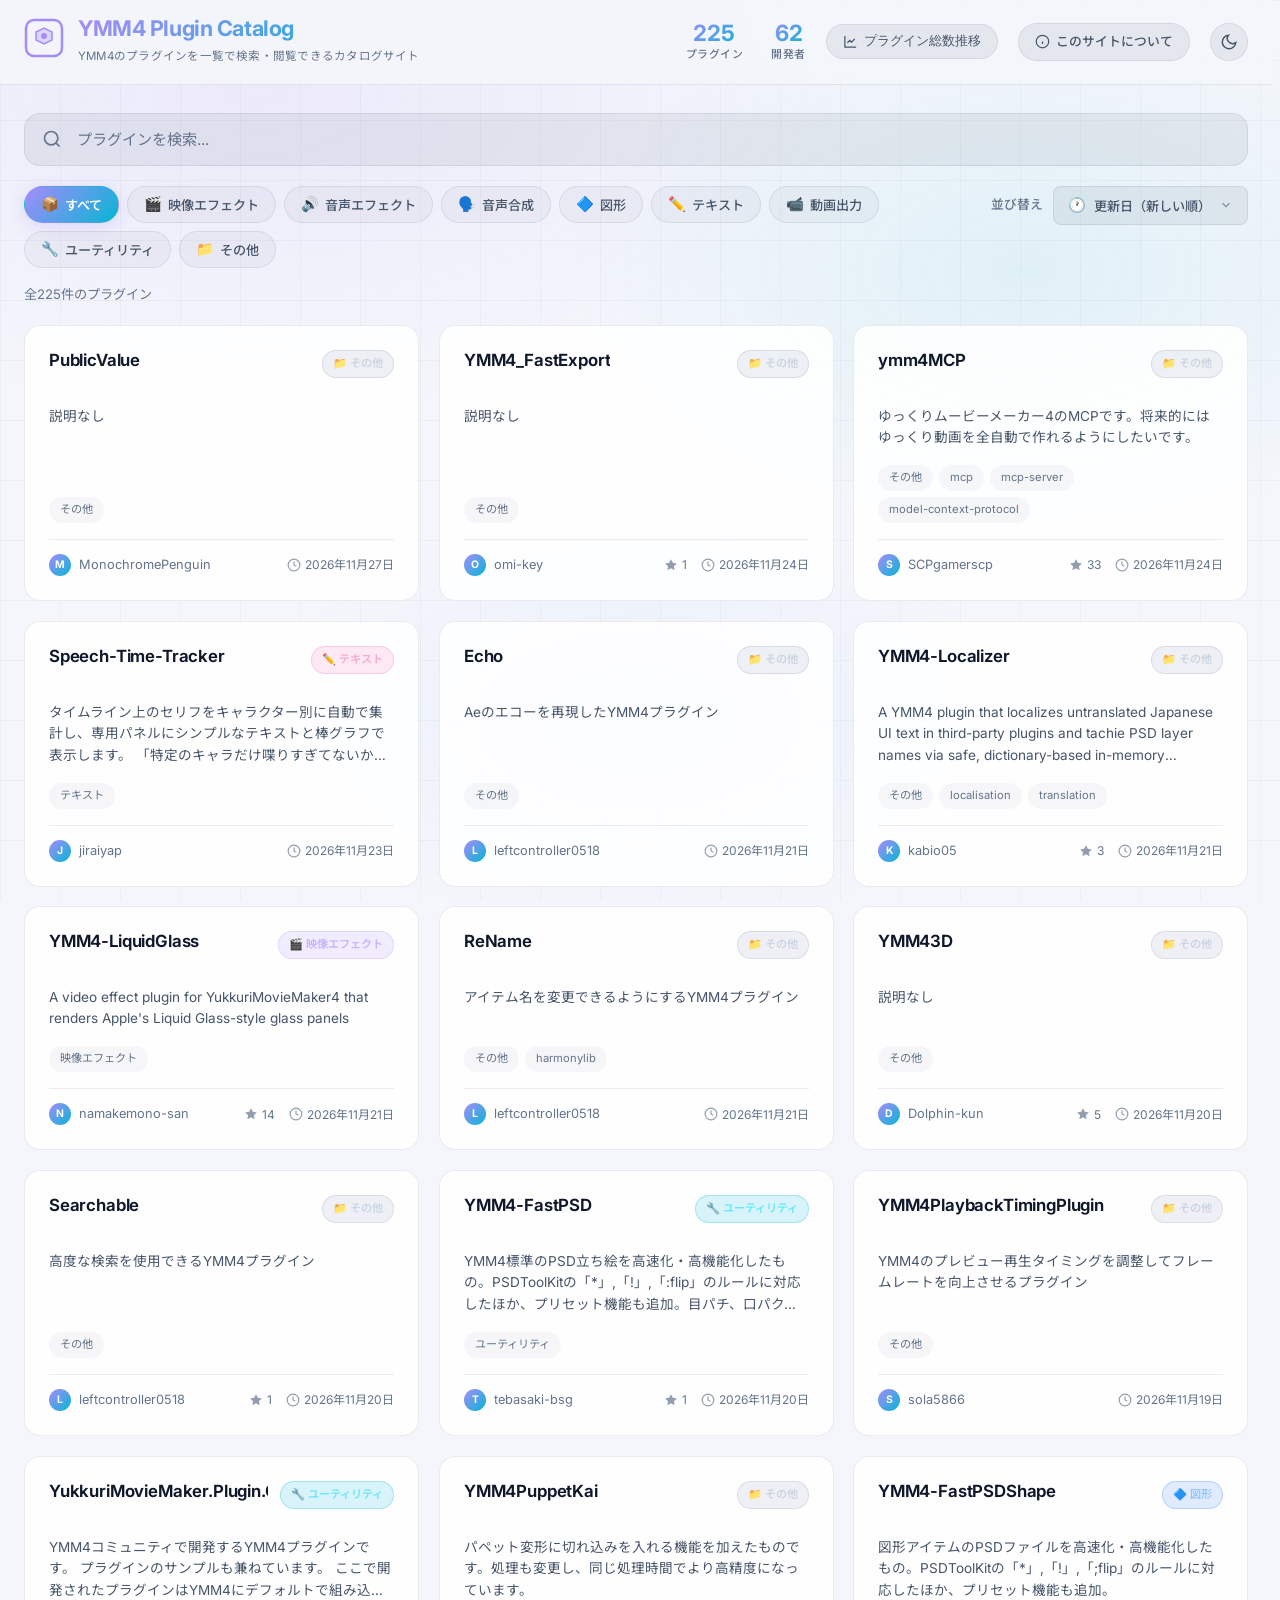
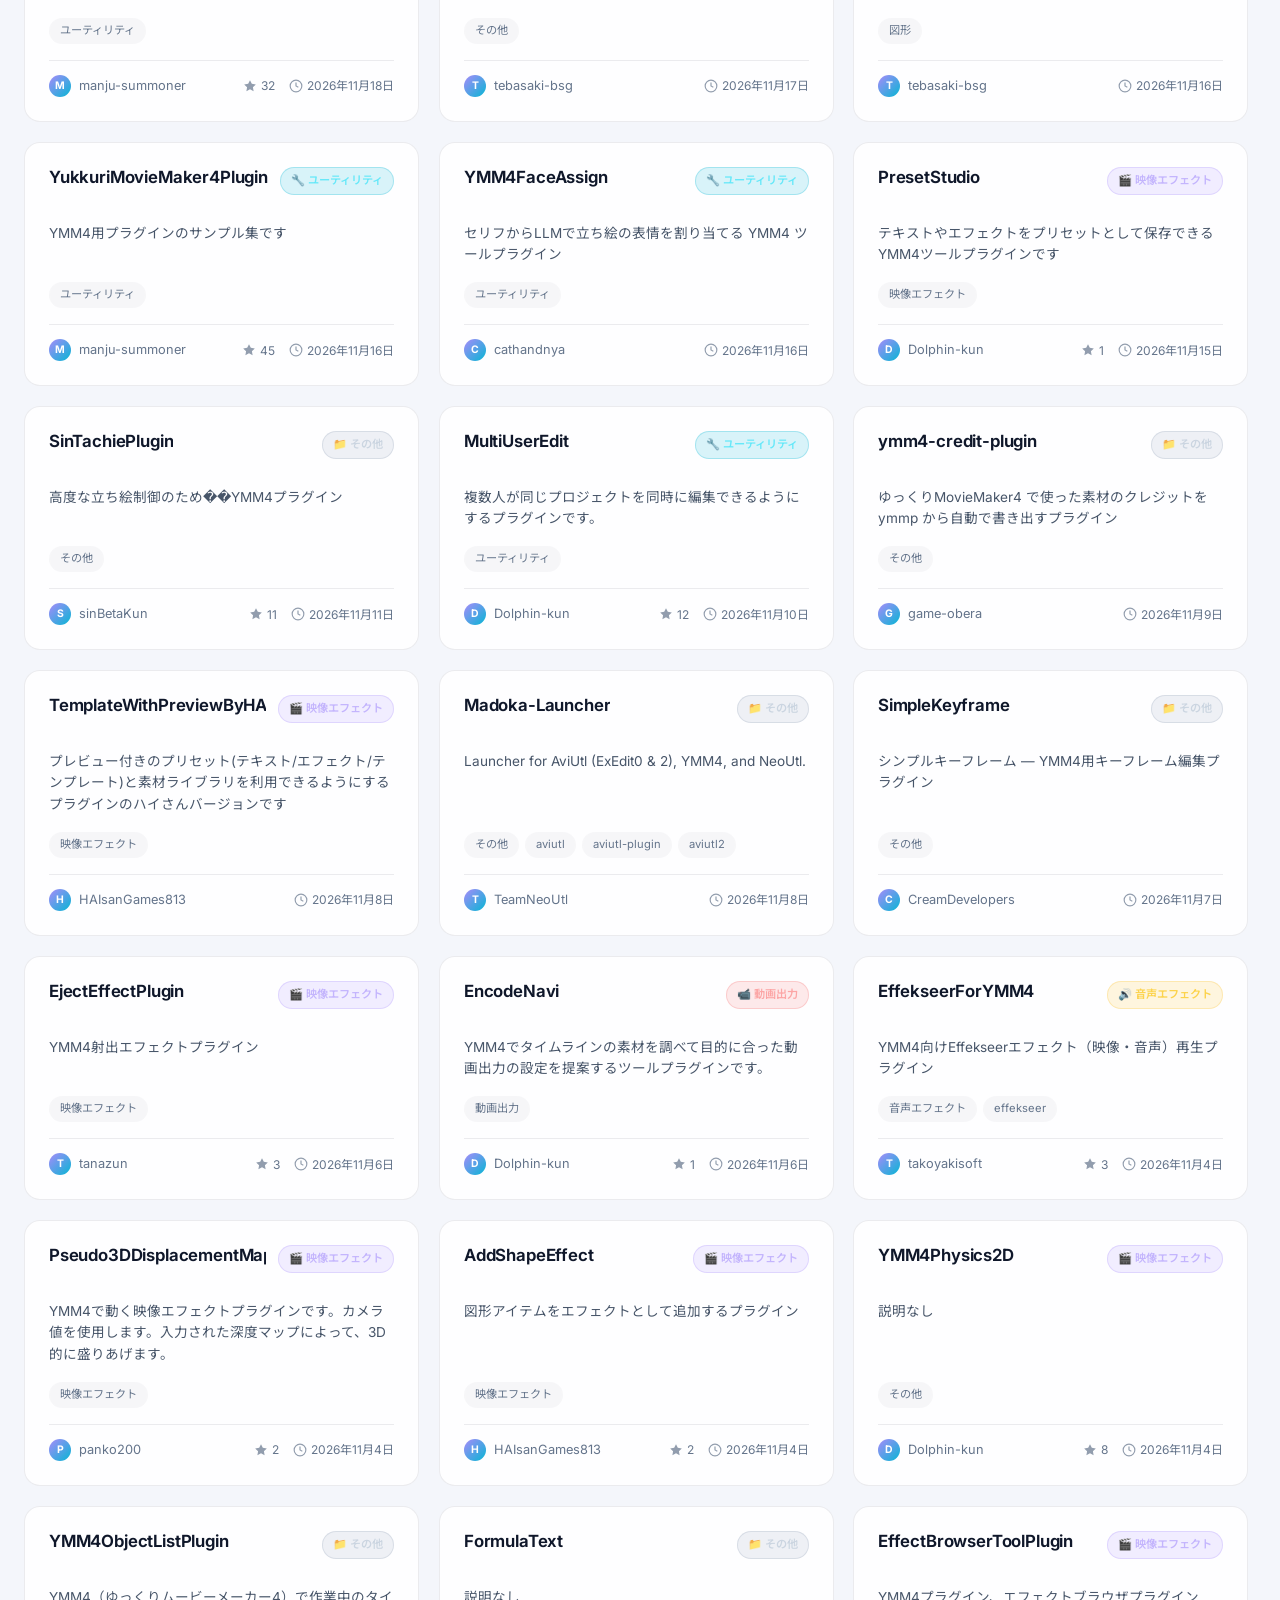
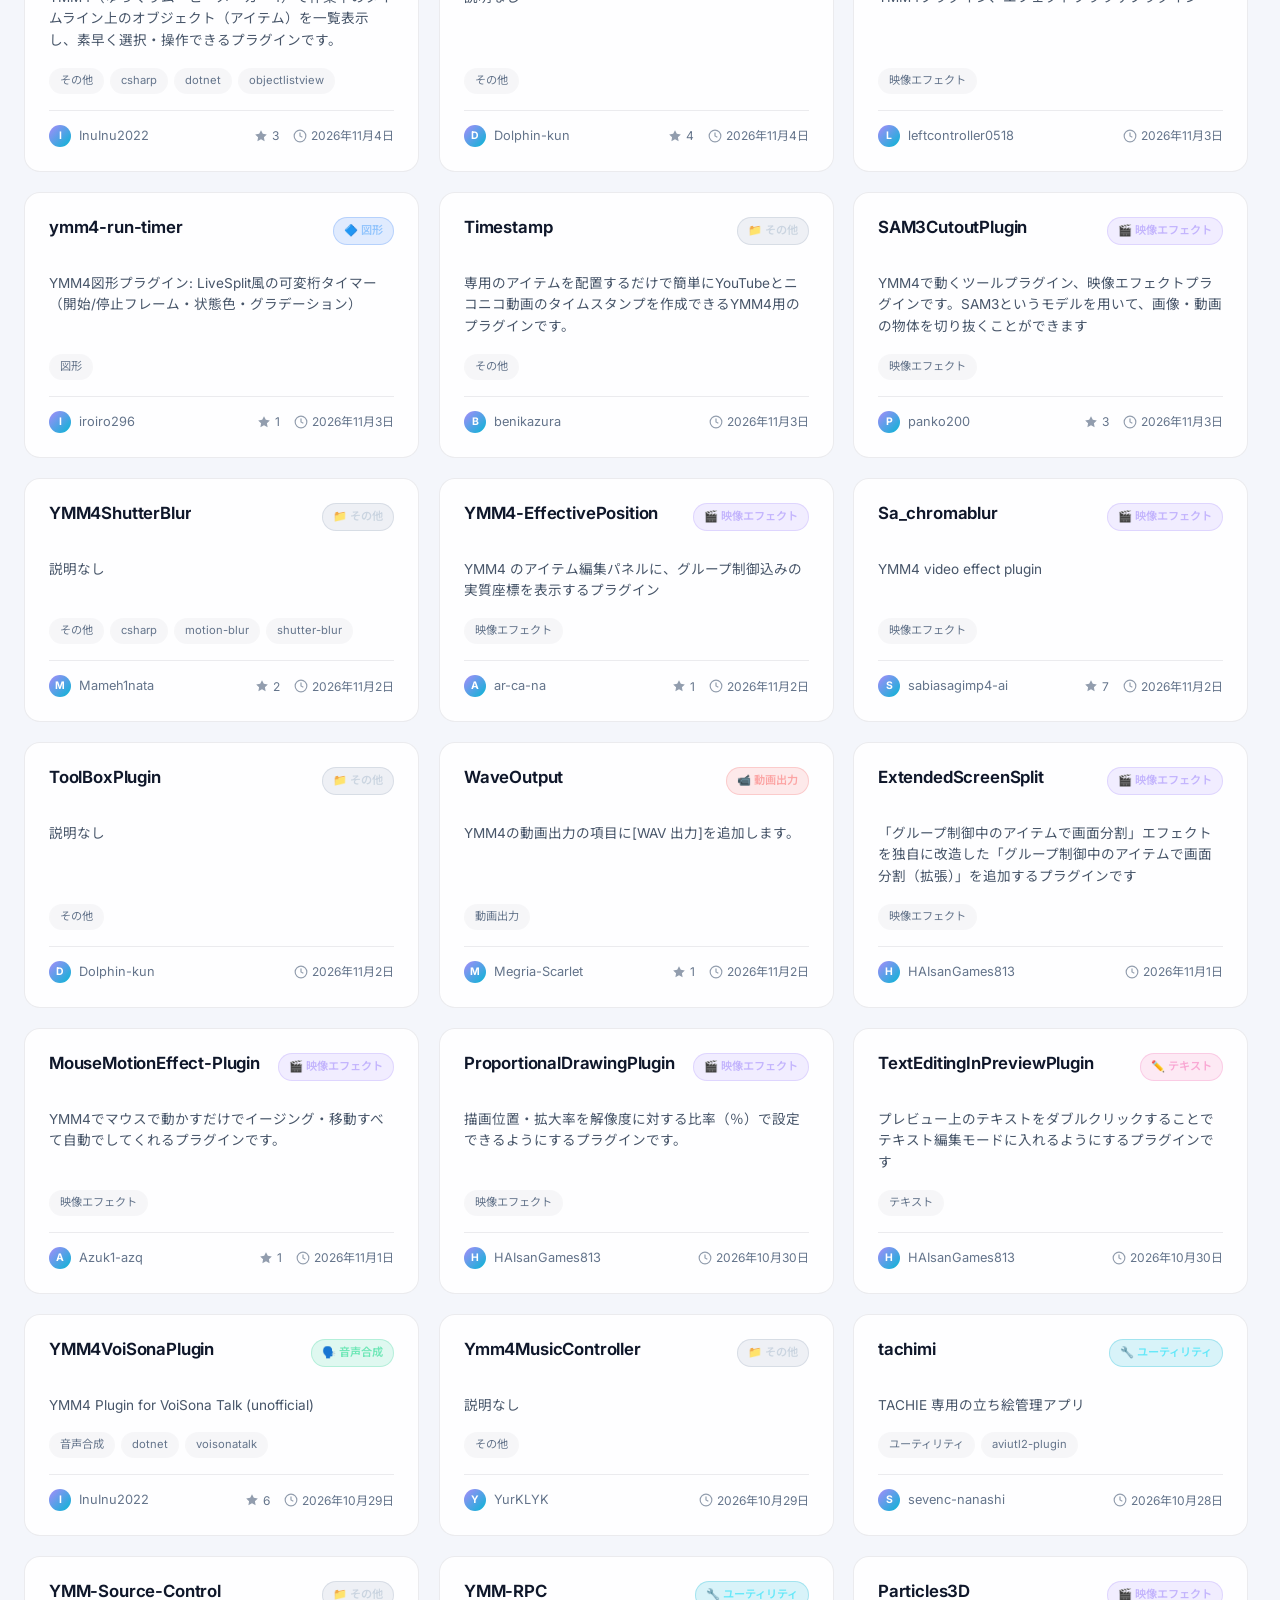
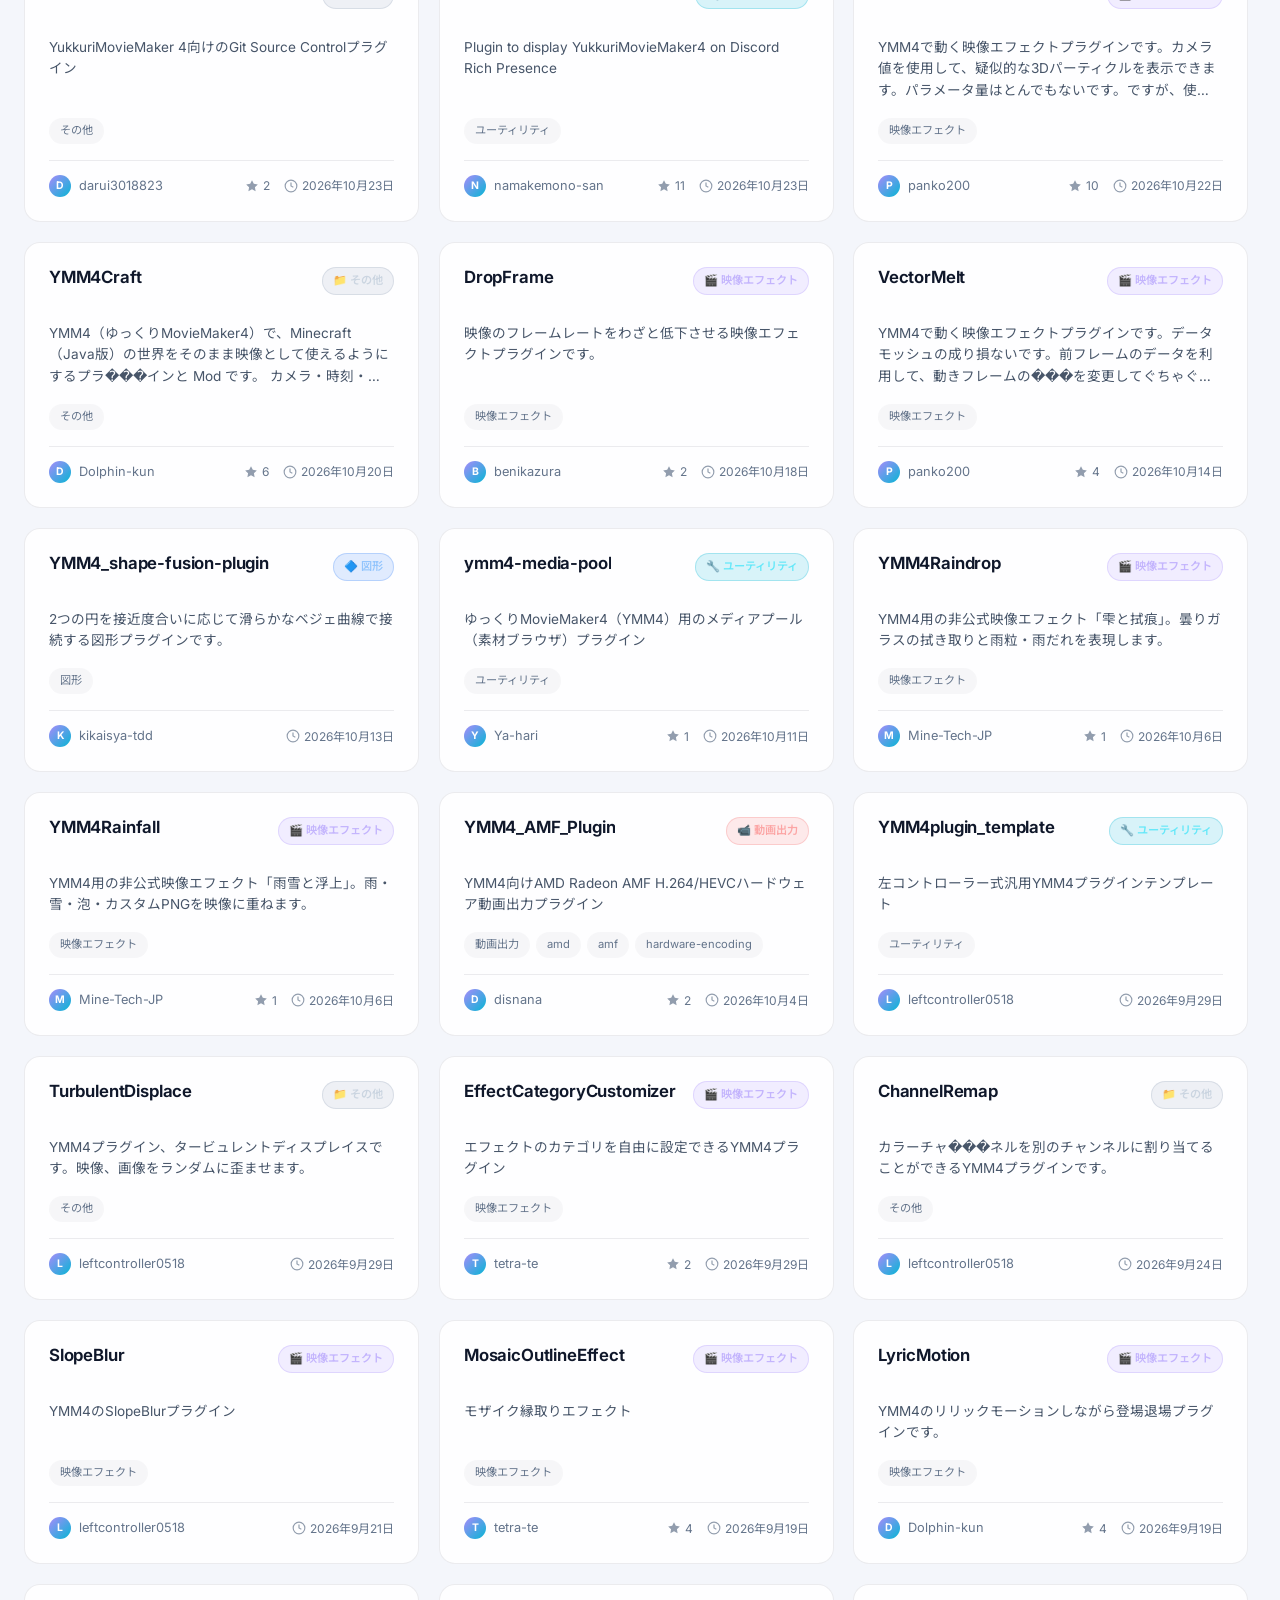
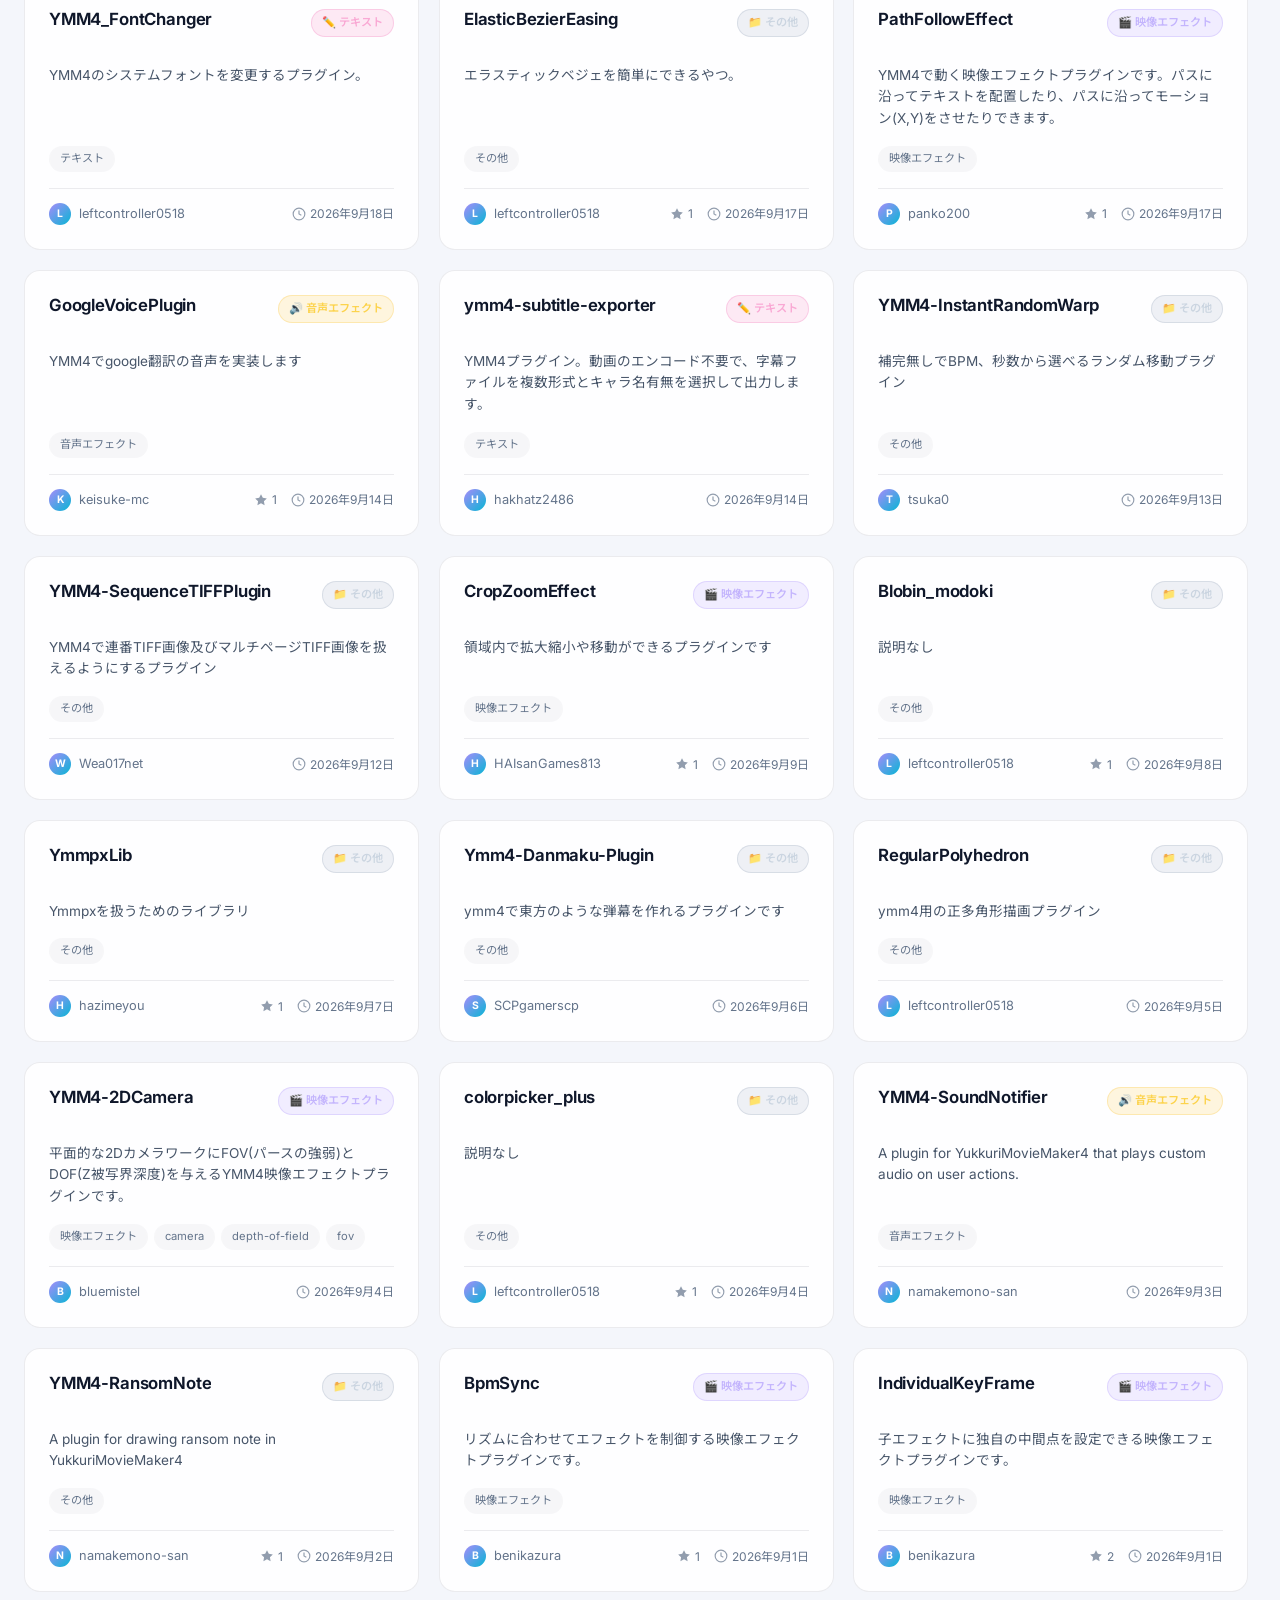
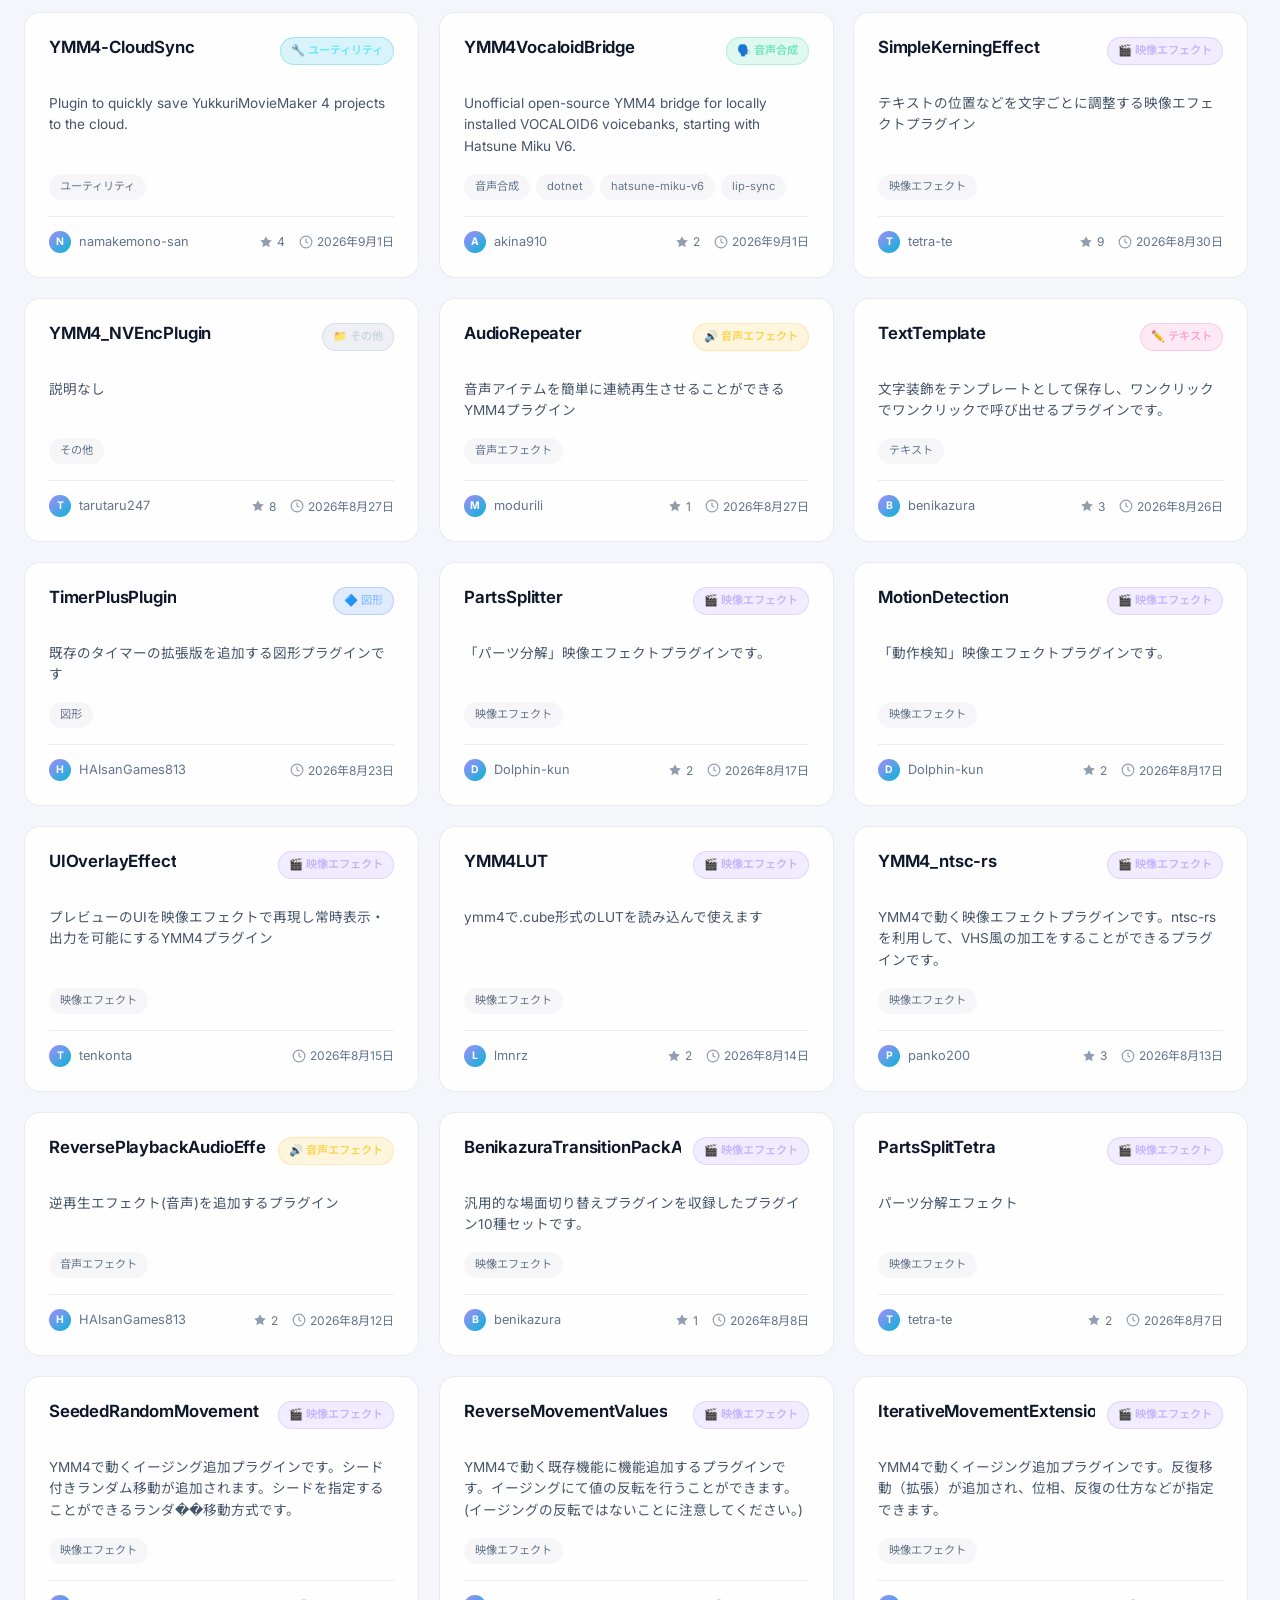
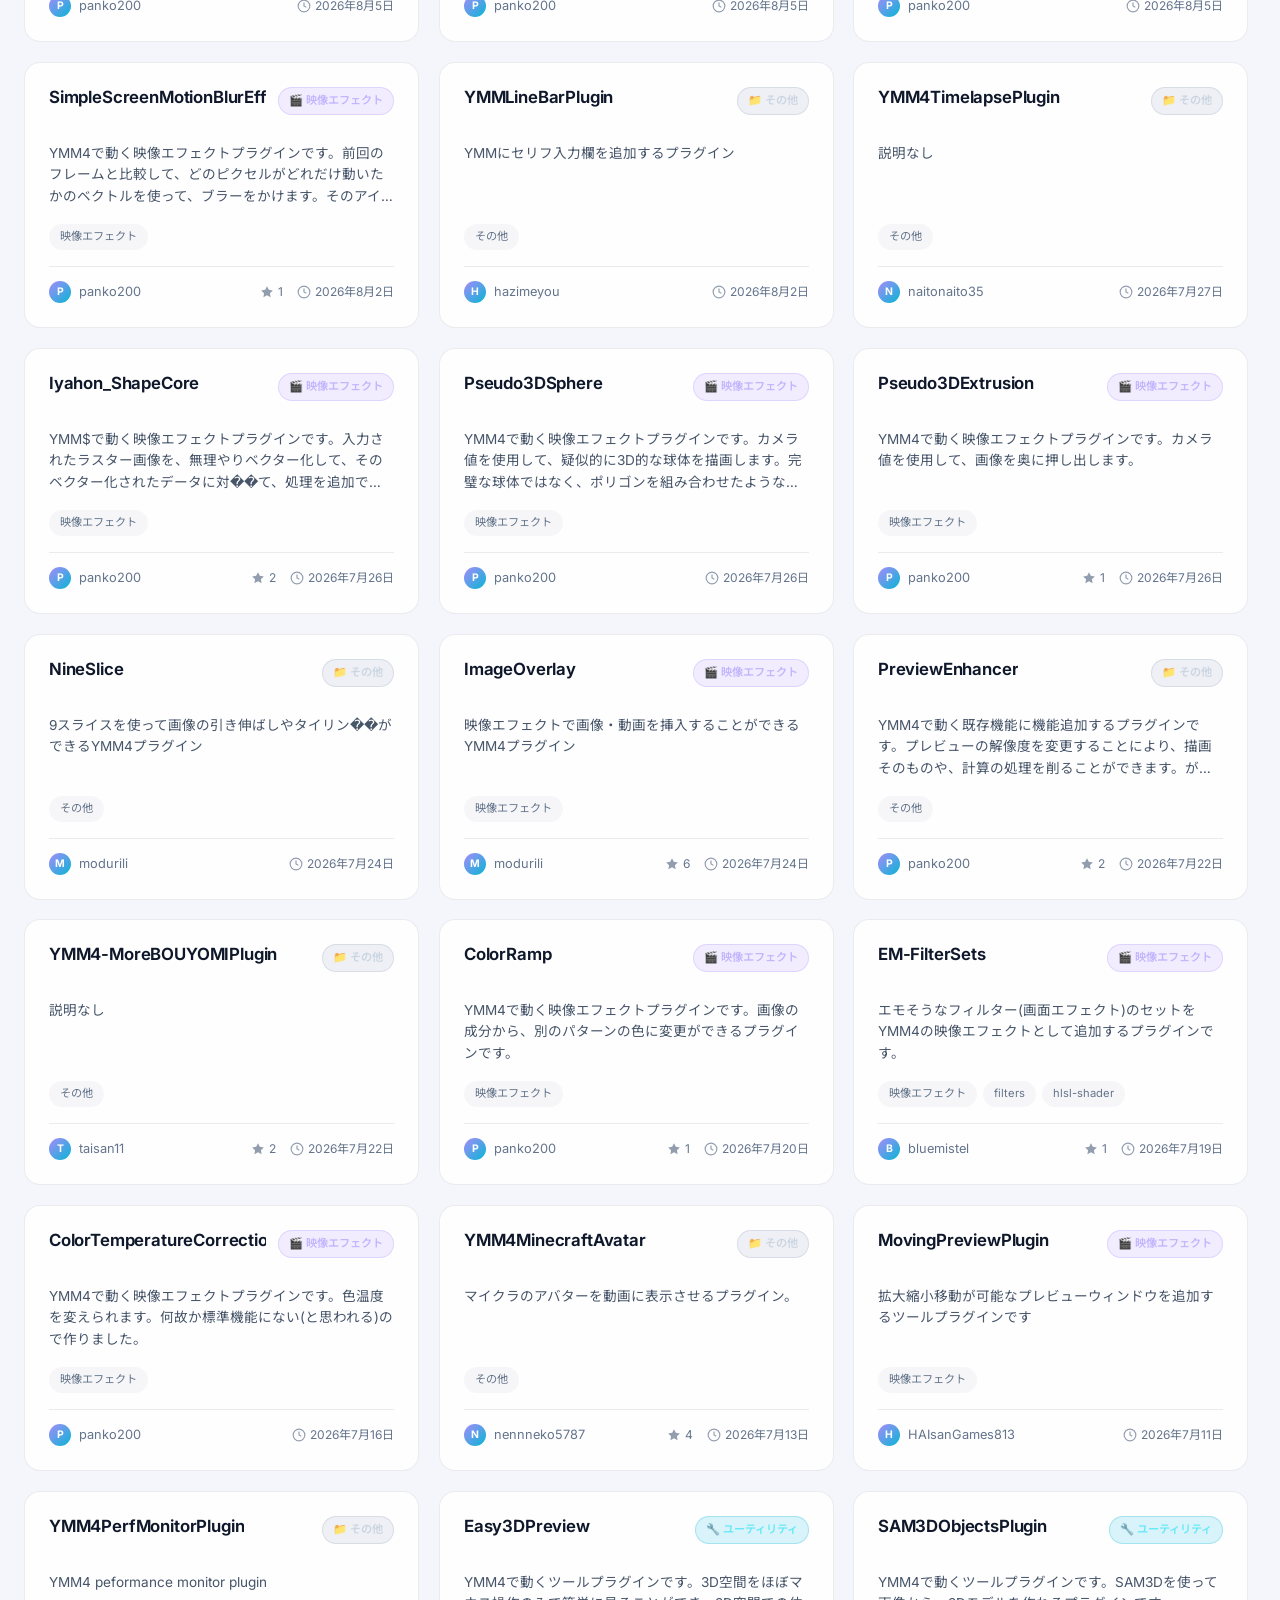
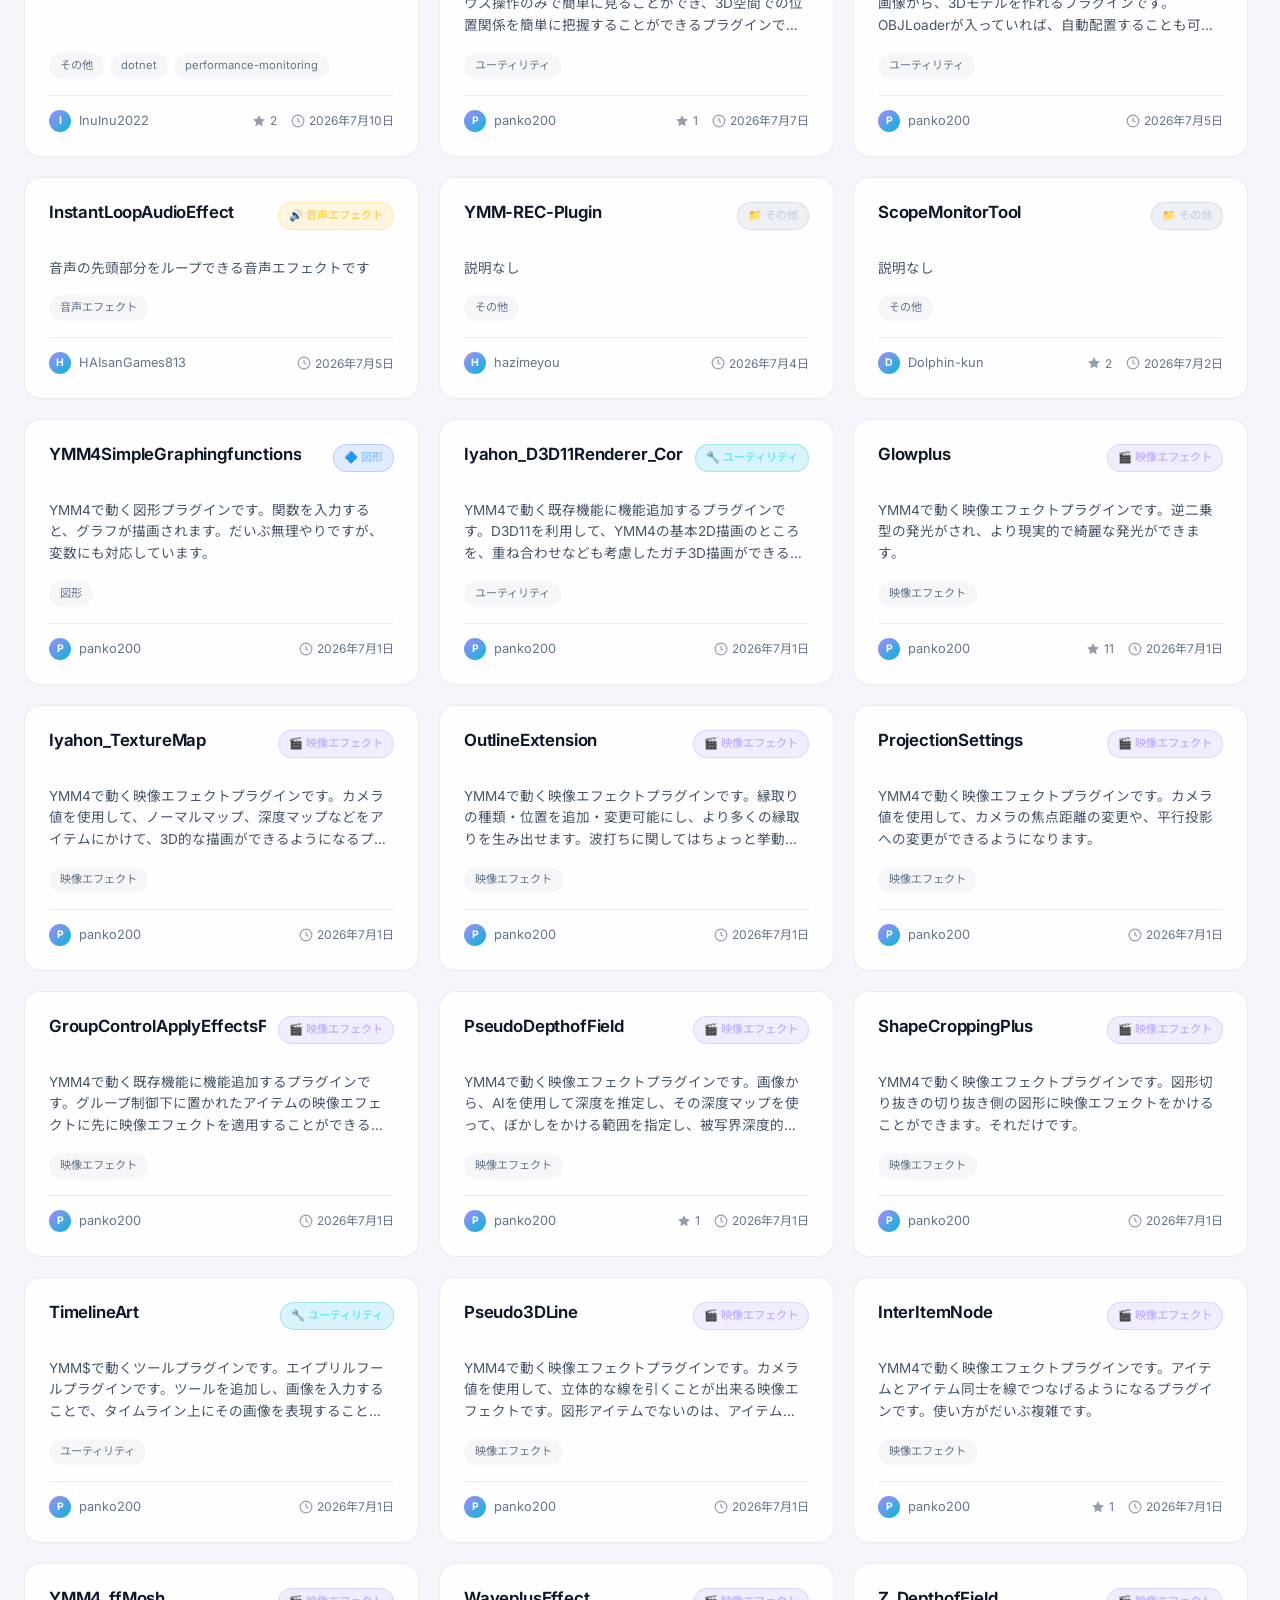
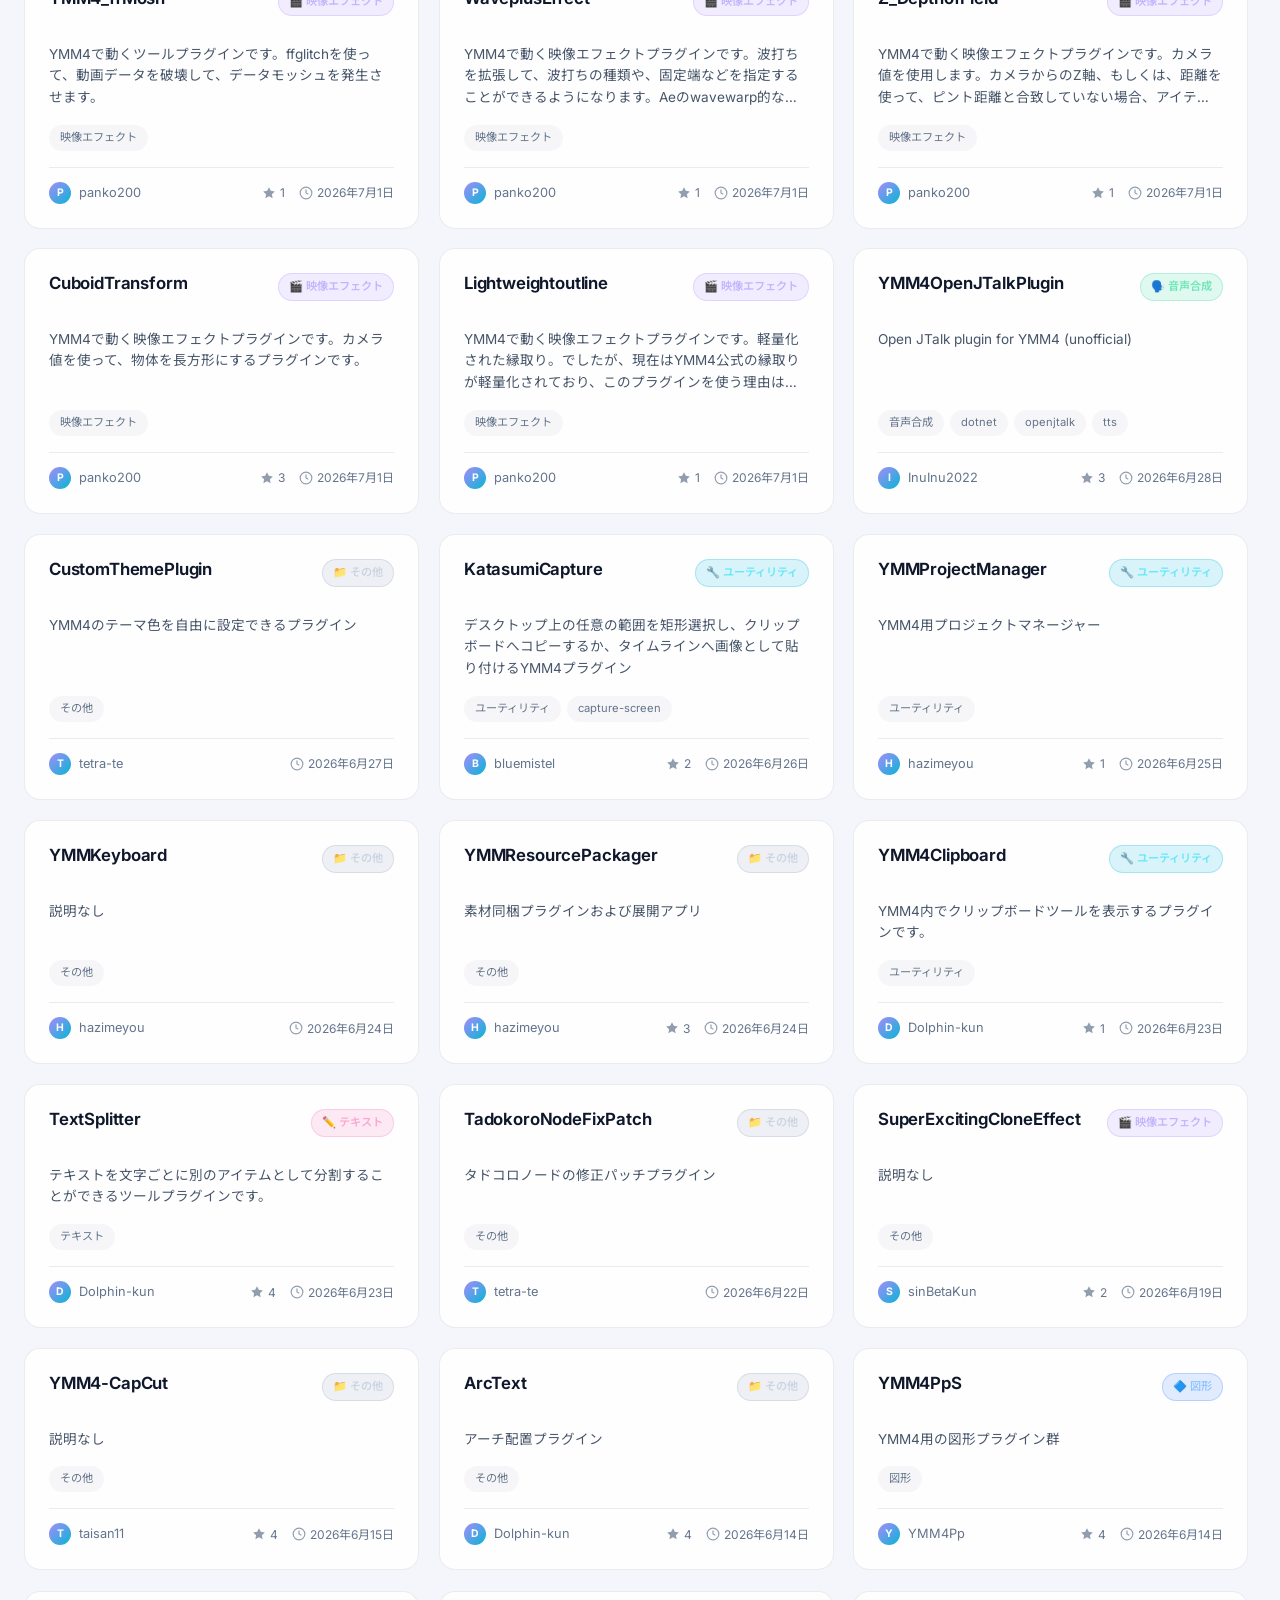
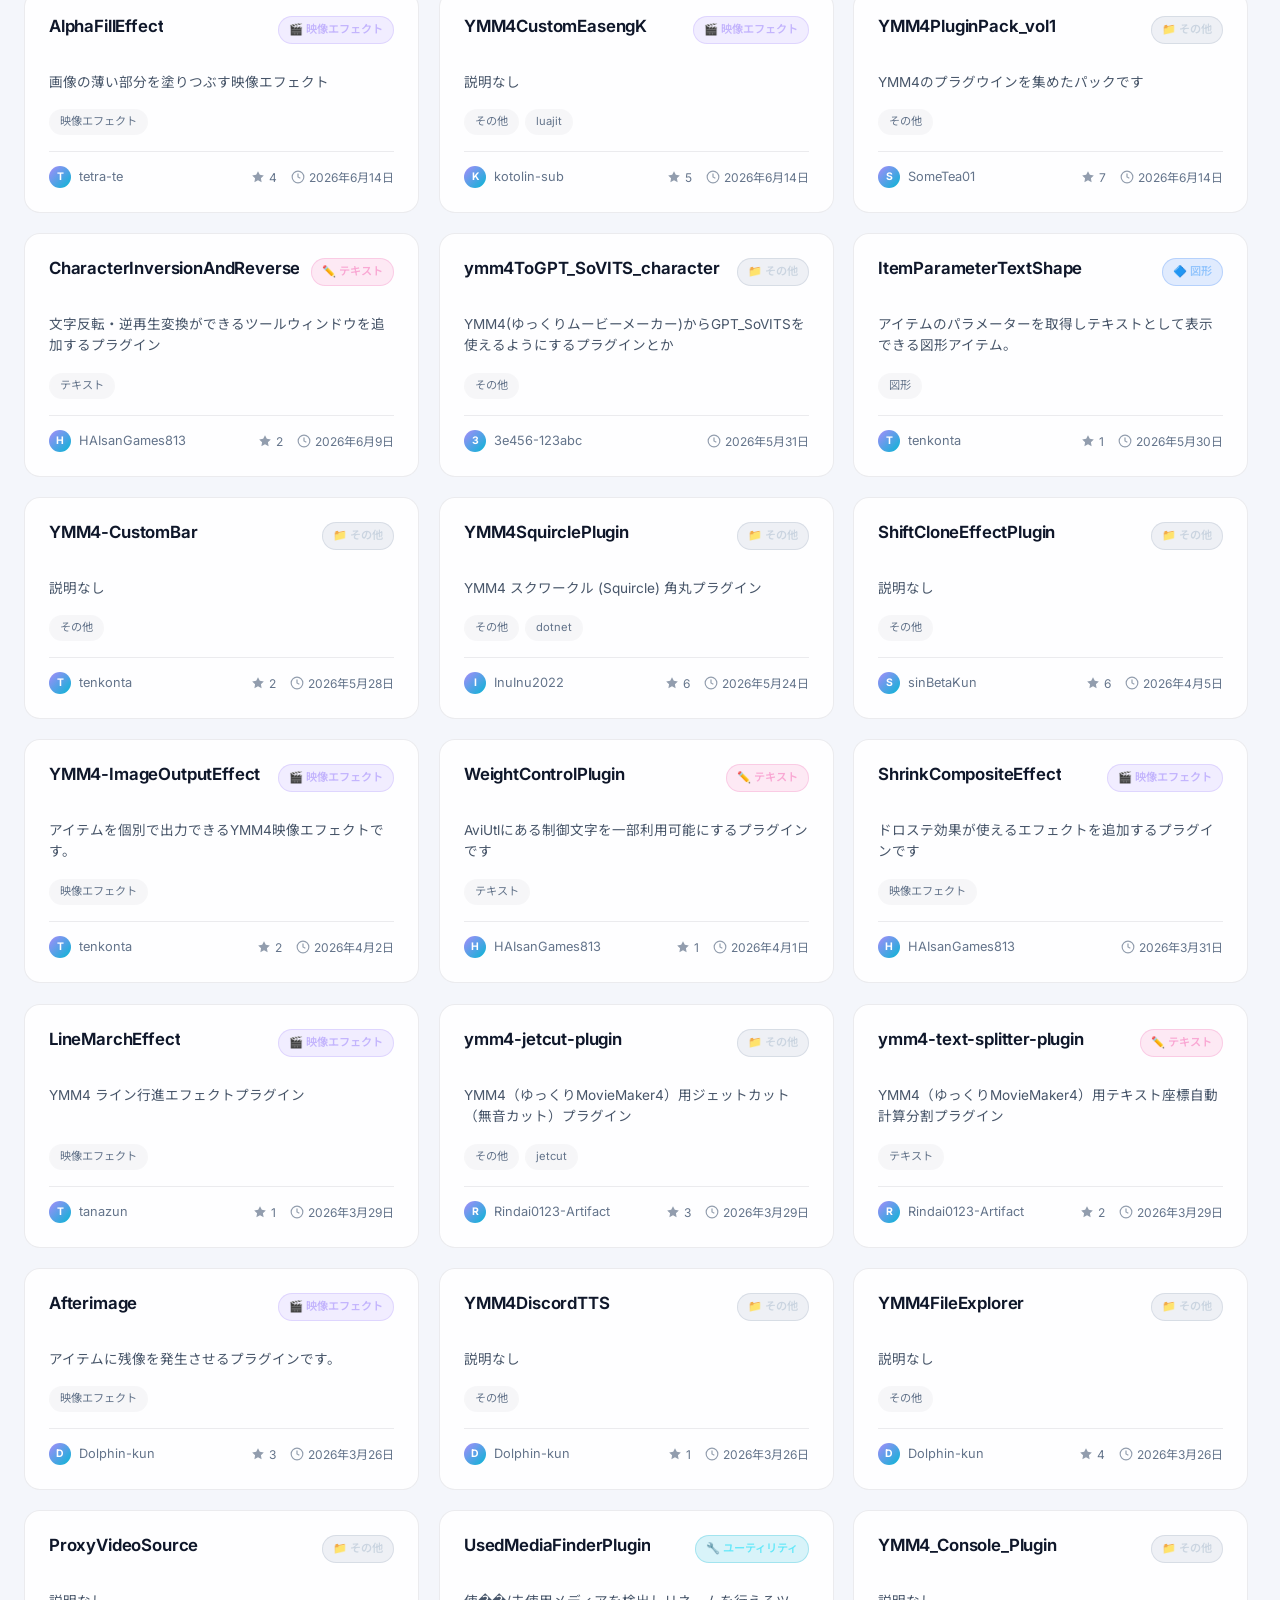
<file: index.html>
<!DOCTYPE html>
<html lang="ja">
<head>
  <meta charset="UTF-8">
  <meta name="viewport" content="width=device-width, initial-scale=1.0">
  <title>YMM4 Plugin Catalog | ゆっくりMovieMaker4 プラグイン一覧</title>
  <meta name="description" content="YMM4（ゆっくりMovieMaker4）のプラグインを一覧で検索・閲覧できるカタログサイト。映像エフェクト、音声合成、テキスト、図形、ユーティリティなど多数のプラグインを掲載。GitHubから自動収集。">
  <meta name="keywords" content="YMM4, ゆっくりMovieMaker4, プラグイン, エフェクト, 動画編集, ゆっくり實況, ゆっくり茶番, 映像エフェクト, 音声合成">
  <meta name="robots" content="index, follow">
  <meta name="author" content="modurili">
  <meta property="og:title" content="YMM4 Plugin Catalog | ゆっくりMovieMaker4 プラグイン一覧">
  <meta property="og:description" content="YMM4プラグインを一覧で検索・閲覧できるカタログサイト。映像エフェクト、音声合成、ユーティリティなど多数のプラグインを掲載。">
  <meta property="og:type" content="website">
  <meta property="og:locale" content="ja_JP">
  <meta property="og:site_name" content="YMM4 Plugin Catalog">
  <meta name="twitter:card" content="summary">
  <meta name="twitter:title" content="YMM4 Plugin Catalog">
  <meta name="twitter:description" content="YMM4プラグインを検索・閲覧できるカタログサイト。GitHubから自動収集。">
  <link rel="canonical" href="https://modurili.github.io/ymm4-plugins-catalog/">
  <!-- Favicon -->
  <link rel="icon" type="image/svg+xml" href="favicon.svg">
  <link rel="icon" type="image/png" href="favicon.png">
  <link rel="apple-touch-icon" href="favicon.png">
  <link rel="preconnect" href="https://fonts.googleapis.com">
  <link rel="preconnect" href="https://fonts.gstatic.com" crossorigin>
  <link href="https://fonts.googleapis.com/css2?family=Inter:wght@400;500;600;700&family=Noto+Sans+JP:wght@400;500;600;700&display=swap" rel="stylesheet">
  <link rel="stylesheet" href="style.css">
  <meta name="google-site-verification" content="UJ30S6abTE9dyknzBQzSN0gD45bHF-pYRFPIs-YpJ1I" />
  <script type="application/ld+json">
  {
    "@context": "https://schema.org",
    "@type": "WebSite",
    "name": "YMM4 Plugin Catalog",
    "description": "ゆっくりMovieMaker4（YMM4）のプラグインを検索・閲覧できるカタログサイト",
    "url": "https://modurili.github.io/ymm4-plugins-catalog/",
    "inLanguage": "ja",
    "author": { "@type": "Person", "name": "modurili" }
  }
  </script>
</head>
<body>
  <!-- Background effects -->
  <div class="bg-gradient"></div>
  <div class="bg-grid"></div>

  <!-- Header -->
  <header class="header" id="header">
    <div class="header-inner">
      <div class="logo">
        <div class="logo-icon">
          <svg viewBox="0 0 40 40" fill="none" xmlns="http://www.w3.org/2000/svg">
            <rect x="2" y="2" width="36" height="36" rx="8" stroke="url(#logo-grad)" stroke-width="2.5"/>
            <path d="M12 14L20 10L28 14V22L20 26L12 22V14Z" fill="url(#logo-grad)" opacity="0.3"/>
            <path d="M12 14L20 10L28 14V22L20 26L12 22V14Z" stroke="url(#logo-grad)" stroke-width="1.5"/>
            <circle cx="20" cy="18" r="3" fill="url(#logo-grad)"/>
            <defs>
              <linearGradient id="logo-grad" x1="0" y1="0" x2="40" y2="40">
                <stop offset="0%" stop-color="#a78bfa"/>
                <stop offset="100%" stop-color="#06b6d4"/>
              </linearGradient>
            </defs>
          </svg>
        </div>
        <div class="logo-text">
          <h1>YMM4 Plugin Catalog</h1>
          <span class="logo-subtitle">YMM4のプラグインを一覧で検索・閲覧できるカタログサイト</span>
        </div>
      </div>
      <div class="header-right">
        <div class="header-stats" id="header-stats">
          <div class="stat-item">
            <span class="stat-number" id="total-count">0</span>
            <span class="stat-label">プラグイン</span>
          </div>
          <div class="stat-item">
            <span class="stat-number" id="author-count">0</span>
            <span class="stat-label">開発者</span>
          </div>
        </div>
        <button type="button" class="header-about-btn" id="header-stats-btn">
          <svg viewBox="0 0 24 24" fill="none" stroke="currentColor" stroke-width="2"><path d="M3 3v18h18"/><path d="M18.7 8l-5.1 5.1-2.8-2.8L7 14.1"/></svg>
          プラグイン総数推移
        </button>
        <a href="about.html" class="header-about-btn" id="header-about-btn">
          <svg viewBox="0 0 24 24" fill="none" stroke="currentColor" stroke-width="2"><circle cx="12" cy="12" r="10"/><path d="M12 16v-4"/><path d="M12 8h.01"/></svg>
          このサイトについて
        </a>
        <button class="theme-toggle-btn" id="theme-toggle-btn" title="ダークモード/ライトモード切り替え" aria-label="テーマ切り替え">
          <svg class="icon-sun" viewBox="0 0 24 24" fill="none" stroke="currentColor" stroke-width="2">
            <circle cx="12" cy="12" r="4"/>
            <path d="M12 2v2M12 20v2M4.93 4.93l1.41 1.41M17.66 17.66l1.41 1.41M2 12h2M20 12h2M4.93 19.07l1.41-1.41M17.66 6.34l1.41-1.41"/>
          </svg>
          <svg class="icon-moon" viewBox="0 0 24 24" fill="none" stroke="currentColor" stroke-width="2">
            <path d="M21 12.79A9 9 0 1 1 11.21 3 7 7 0 0 0 21 12.79z"/>
          </svg>
        </button>
      </div>
    </div>
  </header>

  <!-- Search & Filters -->
  <section class="controls" id="controls">
    <div class="controls-inner">
      <div class="search-box">
        <svg class="search-icon" viewBox="0 0 24 24" fill="none" stroke="currentColor" stroke-width="2">
          <circle cx="11" cy="11" r="8"/>
          <path d="m21 21-4.35-4.35"/>
        </svg>
        <input type="text" id="search-input" placeholder="プラグインを検索..." autocomplete="off">
        <button class="search-clear" id="search-clear" title="クリア" style="display:none;">
          <svg viewBox="0 0 24 24" fill="none" stroke="currentColor" stroke-width="2">
            <path d="M18 6 6 18M6 6l12 12"/>
          </svg>
        </button>
      </div>

      <div class="filter-row">
        <div class="category-filters" id="category-filters">
          <button class="filter-chip active" data-category="all">
            <span class="chip-icon">📦</span>すべて
          </button>
          <button class="filter-chip" data-category="video-effect">
            <span class="chip-icon">🎬</span>映像エフェクト
          </button>
          <button class="filter-chip" data-category="audio-effect">
            <span class="chip-icon">🔊</span>音声エフェクト
          </button>
          <button class="filter-chip" data-category="voice-synthesis">
            <span class="chip-icon">🗣️</span>音声合成
          </button>
          <button class="filter-chip" data-category="shape">
            <span class="chip-icon">🔷</span>図形
          </button>
          <button class="filter-chip" data-category="text">
            <span class="chip-icon">✏️</span>テキスト
          </button>
          <button class="filter-chip" data-category="video-output">
            <span class="chip-icon">📹</span>動画出力
          </button>
          <button class="filter-chip" data-category="utility">
            <span class="chip-icon">🔧</span>ユーティリティ
          </button>
          <button class="filter-chip" data-category="other">
            <span class="chip-icon">📁</span>その他
          </button>
        </div>

        <div class="sort-controls">
          <span class="sort-label">並び替え</span>
          <div class="sort-dropdown" id="sort-dropdown">
            <!-- Custom dropdown rendered by JavaScript -->
          </div>
        </div>
      </div>
    </div>
  </section>

  <!-- Results info -->
  <section class="results-info" id="results-info">
    <span id="results-count"></span>
  </section>

  <!-- Plugin Grid -->
  <main class="plugin-grid" id="plugin-grid">
    <!-- Cards are rendered by JavaScript -->
  </main>

  <!-- Empty state -->
  <div class="empty-state" id="empty-state" style="display:none;">
    <svg viewBox="0 0 120 120" fill="none" xmlns="http://www.w3.org/2000/svg">
      <circle cx="60" cy="60" r="50" stroke="currentColor" stroke-width="2" opacity="0.2"/>
      <circle cx="60" cy="52" r="20" stroke="currentColor" stroke-width="2" opacity="0.3"/>
      <path d="M44 52 L60 72 L76 52" stroke="currentColor" stroke-width="2" opacity="0.3"/>
      <path d="M38 85 Q60 95 82 85" stroke="currentColor" stroke-width="2" opacity="0.3"/>
    </svg>
    <p>条件に一致するプラグインが見つかりませんでした</p>
    <button class="btn-reset" id="btn-reset">フィルタをリセット</button>
  </div>

  <!-- Loading state -->
  <div class="loading-state" id="loading-state">
    <div class="loading-spinner"></div>
    <p>プラグインデータを読み込み中...</p>
  </div>

  <!-- Plugin Detail Modal -->
  <div class="modal-overlay" id="modal-overlay">
    <div class="modal" id="modal">
      <button class="modal-close" id="modal-close" title="閉じる">
        <svg viewBox="0 0 24 24" fill="none" stroke="currentColor" stroke-width="2">
          <path d="M18 6 6 18M6 6l12 12"/>
        </svg>
      </button>
      <div class="modal-content" id="modal-content">
        <!-- Modal content rendered by JavaScript -->
      </div>
    </div>
  </div>

  <!-- Plugin Count Trend Modal -->
  <div class="modal-overlay" id="stats-modal-overlay">
    <div class="modal stats-modal" id="stats-modal">
      <button class="modal-close" id="stats-modal-close" title="閉じる">
        <svg viewBox="0 0 24 24" fill="none" stroke="currentColor" stroke-width="2">
          <path d="M18 6 6 18M6 6l12 12"/>
        </svg>
      </button>
      <div class="modal-content">
        <div class="stats-header">
          <h2 class="stats-title">
            <svg viewBox="0 0 24 24" fill="none" stroke="currentColor" stroke-width="2"><path d="M3 3v18h18"/><path d="M18.7 8l-5.1 5.1-2.8-2.8L7 14.1"/></svg>
            プラグイン総数の推移
          </h2>
          <p class="stats-subtitle">GitHubから収集したデータをもとに、YMM4プラグインの公開累計数の推移を表示しています</p>
        </div>
        <div class="chart-card">
          <div class="chart-wrapper" id="chart-wrapper">
            <!-- Chart rendered by JavaScript -->
          </div>
          <div class="chart-empty" id="chart-empty" style="display:none;">
            <p>グラフを表示するのに十分なデータがありません</p>
          </div>
        </div>
      </div>
    </div>
  </div>

  <!-- Footer -->
  <footer class="footer">
    <div class="footer-inner">
      <p>YMM4 Plugin Catalog &mdash; ゆっくりMovieMaker4 プラグインまとめサイト</p>
      <p class="footer-sub">
        最終更新: <span id="last-updated">-</span> ・
        データは <a href="https://github.com/topics/ymm4-plugin" target="_blank" rel="noopener">GitHub</a> から自動収集されます
      </p>
      <p class="footer-sub">
        YMM4本体: <a href="https://manjubox.net/ymm4/" target="_blank" rel="noopener">饅頭遣いのおもちゃ箱</a>
      </p>
    </div>
  </footer>

  <script src="app.js"></script>
</body>
</html>
</file>
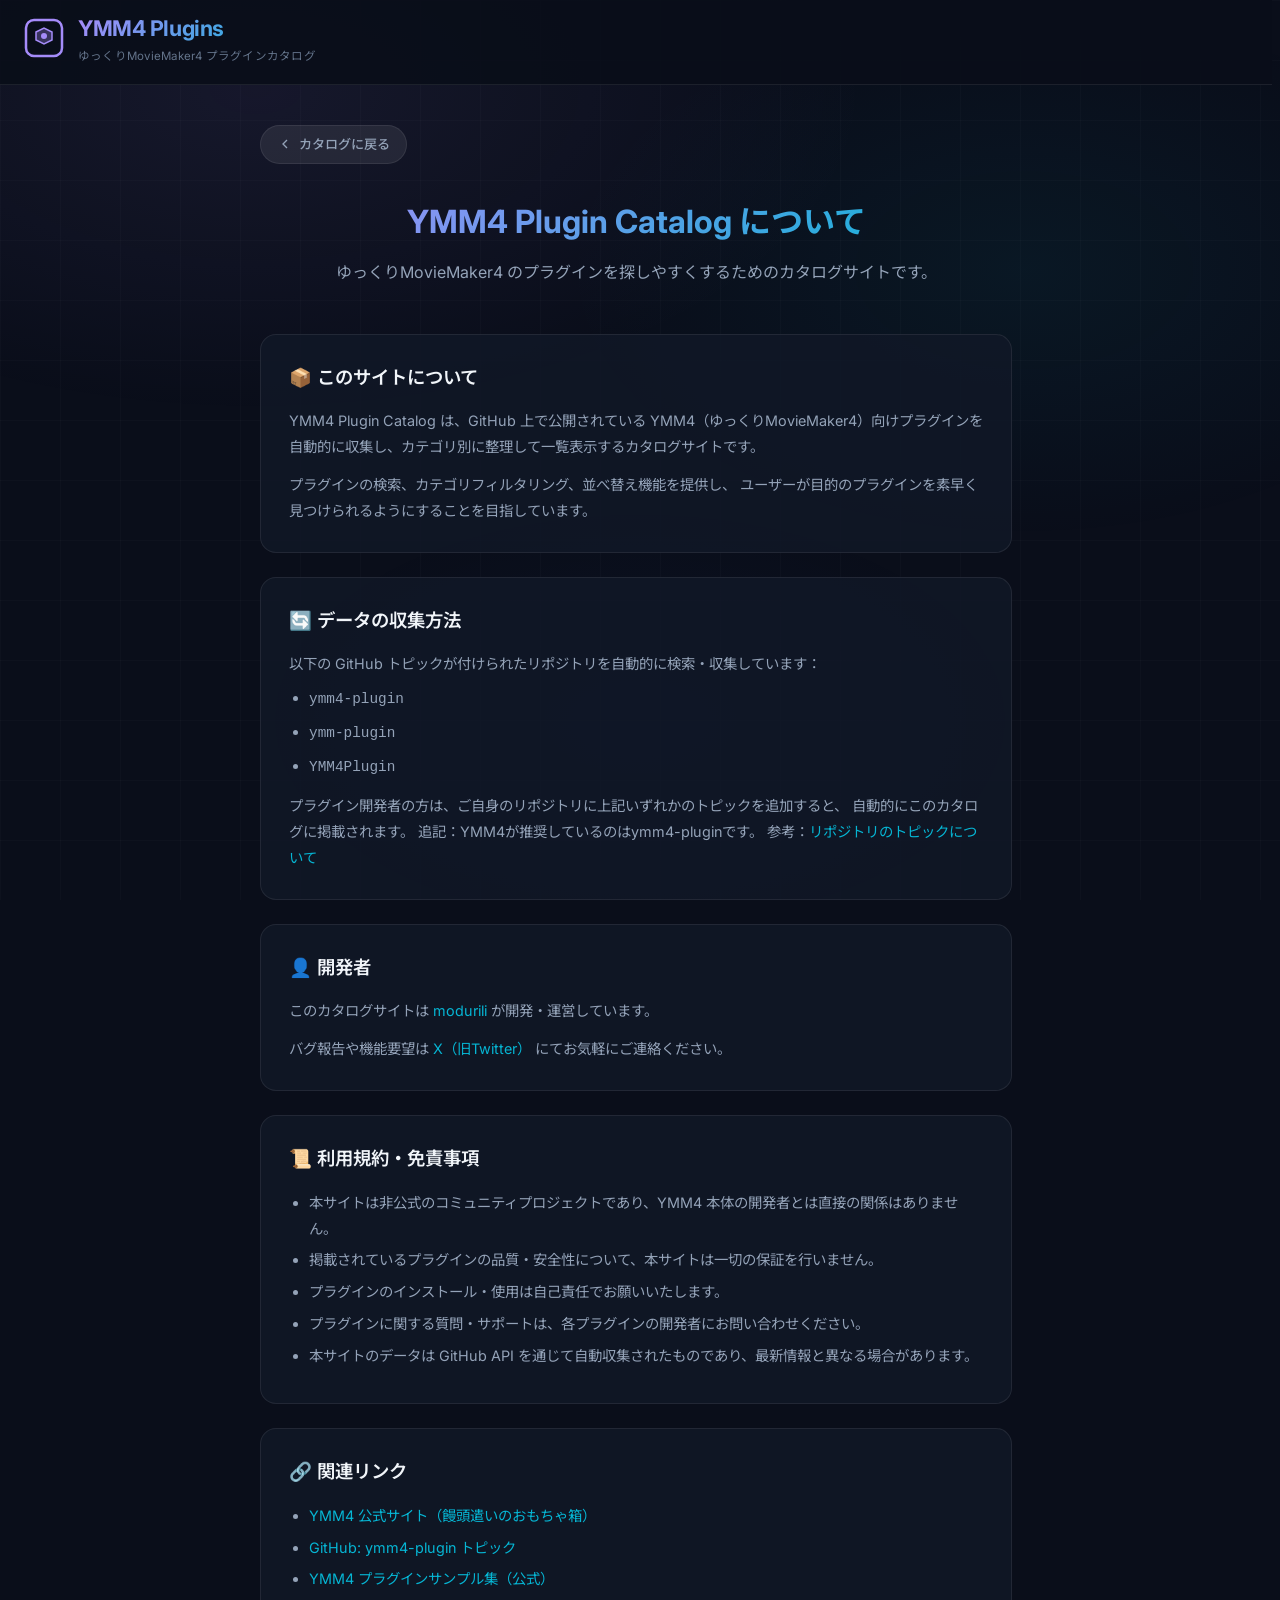
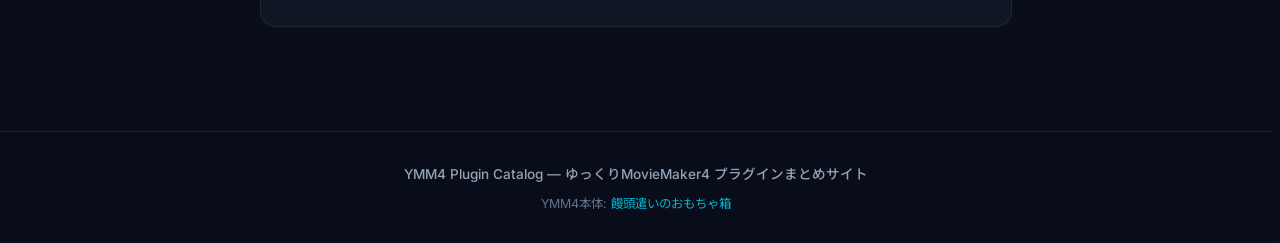
<file: about.html>
<!DOCTYPE html>
<html lang="ja">
<head>
  <meta charset="UTF-8">
  <meta name="viewport" content="width=device-width, initial-scale=1.0">
  <title>このサイトについて - YMM4 Plugin Catalog</title>
  <meta name="description" content="YMM4 Plugin Catalog（ゆっくりMovieMaker4 プラグインカタログ）についての説明、開発者情報、利用規約。">
  <meta name="robots" content="index, follow">
  <meta name="author" content="modurili">
  <meta property="og:title" content="このサイトについて - YMM4 Plugin Catalog">
  <meta property="og:description" content="YMM4 Plugin Catalogの説明、開発者情報、データの収集方法、利用規約。">
  <meta property="og:type" content="website">
  <meta property="og:locale" content="ja_JP">
  <meta property="og:site_name" content="YMM4 Plugin Catalog">
  <meta name="twitter:card" content="summary">
  <link rel="canonical" href="https://modurili.github.io/ymm4-plugins-catalog/about.html">
  <!-- Favicon -->
  <link rel="icon" type="image/svg+xml" href="favicon.svg">
  <link rel="icon" type="image/png" href="favicon.png">
  <link rel="apple-touch-icon" href="favicon.png">
  <link rel="preconnect" href="https://fonts.googleapis.com">
  <link rel="preconnect" href="https://fonts.gstatic.com" crossorigin>
  <link href="https://fonts.googleapis.com/css2?family=Inter:wght@300;400;500;600;700;800&family=Noto+Sans+JP:wght@300;400;500;600;700&display=swap" rel="stylesheet">
  <link rel="stylesheet" href="style.css">
  <style>
    .about-page {
      position: relative;
      z-index: 10;
      max-width: 800px;
      margin: 0 auto;
      padding: 40px 24px 80px;
    }
    .about-back {
      display: inline-flex;
      align-items: center;
      gap: 6px;
      padding: 8px 16px;
      background: var(--bg-glass-strong);
      border: 1px solid var(--border-glass);
      border-radius: 100px;
      color: var(--text-secondary);
      font-size: 0.82rem;
      font-weight: 500;
      text-decoration: none;
      transition: all var(--transition-normal);
      margin-bottom: 32px;
    }
    .about-back:hover {
      background: rgba(167, 139, 250, 0.12);
      border-color: rgba(167, 139, 250, 0.25);
      color: var(--accent-purple);
    }
    .about-back svg {
      width: 16px;
      height: 16px;
    }
    .about-hero {
      text-align: center;
      margin-bottom: 48px;
    }
    .about-hero h1 {
      font-size: 2rem;
      font-weight: 700;
      background: var(--accent-gradient);
      -webkit-background-clip: text;
      -webkit-text-fill-color: transparent;
      background-clip: text;
      margin-bottom: 12px;
    }
    .about-hero p {
      font-size: 1rem;
      color: var(--text-secondary);
      line-height: 1.7;
    }
    .about-section {
      background: rgba(17, 24, 39, 0.85); /* ぼかし処理の代わりに不透明度を調整 */
      border: 1px solid var(--border-glass);
      border-radius: var(--radius-lg);
      padding: 28px;
      margin-bottom: 24px;
    }
    .about-section h2 {
      font-size: 1.15rem;
      font-weight: 600;
      color: var(--text-primary);
      margin-bottom: 16px;
      display: flex;
      align-items: center;
      gap: 8px;
    }
    .about-section p,
    .about-section li {
      font-size: 0.9rem;
      color: var(--text-secondary);
      line-height: 1.8;
    }
    .about-section ul {
      padding-left: 20px;
      margin-top: 8px;
    }
    .about-section li {
      margin-bottom: 6px;
    }
    .about-section a {
      color: var(--accent-cyan);
      text-decoration: none;
      transition: color var(--transition-fast);
    }
    .about-section a:hover {
      color: var(--accent-purple);
    }
    @media (max-width: 768px) {
      .about-page {
        padding: 24px 16px 60px;
      }
      .about-hero h1 {
        font-size: 1.5rem;
      }
      .about-section {
        padding: 20px;
      }
    }
  </style>
</head>
<body>
  <!-- Background effects -->
  <div class="bg-gradient"></div>
  <div class="bg-grid"></div>

  <!-- Header -->
  <header class="header" id="header">
    <div class="header-inner">
      <a href="index.html" class="logo" style="text-decoration:none;">
        <div class="logo-icon">
          <svg viewBox="0 0 40 40" fill="none" xmlns="http://www.w3.org/2000/svg">
            <rect x="2" y="2" width="36" height="36" rx="8" stroke="url(#logo-grad)" stroke-width="2.5"/>
            <path d="M12 14L20 10L28 14V22L20 26L12 22V14Z" fill="url(#logo-grad)" opacity="0.3"/>
            <path d="M12 14L20 10L28 14V22L20 26L12 22V14Z" stroke="url(#logo-grad)" stroke-width="1.5"/>
            <circle cx="20" cy="18" r="3" fill="url(#logo-grad)"/>
            <defs>
              <linearGradient id="logo-grad" x1="0" y1="0" x2="40" y2="40">
                <stop offset="0%" stop-color="#a78bfa"/>
                <stop offset="100%" stop-color="#06b6d4"/>
              </linearGradient>
            </defs>
          </svg>
        </div>
        <div class="logo-text">
          <h1>YMM4 Plugins</h1>
          <span class="logo-subtitle">ゆっくりMovieMaker4 プラグインカタログ</span>
        </div>
      </a>
    </div>
  </header>

  <!-- About Content -->
  <main class="about-page">
    <a href="index.html" class="about-back">
      <svg viewBox="0 0 24 24" fill="none" stroke="currentColor" stroke-width="2">
        <polyline points="15 18 9 12 15 6"/>
      </svg>
      カタログに戻る
    </a>

    <div class="about-hero">
      <h1>YMM4 Plugin Catalog について</h1>
      <p>ゆっくりMovieMaker4 のプラグインを探しやすくするためのカタログサイトです。</p>
    </div>

    <div class="about-section">
      <h2>📦 このサイトについて</h2>
      <p>
        YMM4 Plugin Catalog は、GitHub 上で公開されている YMM4（ゆっくりMovieMaker4）向けプラグインを
        自動的に収集し、カテゴリ別に整理して一覧表示するカタログサイトです。
      </p>
      <p style="margin-top: 12px;">
        プラグインの検索、カテゴリフィルタリング、並べ替え機能を提供し、
        ユーザーが目的のプラグインを素早く見つけられるようにすることを目指しています。
      </p>
    </div>

    <div class="about-section">
      <h2>🔄 データの収集方法</h2>
      <p>
        以下の GitHub トピックが付けられたリポジトリを自動的に検索・収集しています：
      </p>
      <ul>
        <li><code>ymm4-plugin</code></li>
        <li><code>ymm-plugin</code></li>
        <li><code>YMM4Plugin</code></li>
      </ul>
      <p style="margin-top: 12px;">
        プラグイン開発者の方は、ご自身のリポジトリに上記いずれかのトピックを追加すると、
        自動的にこのカタログに掲載されます。
        追記：YMM4が推奨しているのはymm4-pluginです。
        参考：<a href="https://github.com/manju-summoner/YukkuriMovieMaker4PluginSamples?tab=readme-ov-file#%E3%83%AA%E3%83%9D%E3%82%B8%E3%83%88%E3%83%AA%E3%81%AE%E3%83%88%E3%83%94%E3%83%83%E3%82%AF" target="_blank" rel="noopener">リポジトリのトピックについて</a>
      </p>
    </div>

    <div class="about-section">
      <h2>👤 開発者</h2>
      <p>
        このカタログサイトは <a href="https://x.com/modurili" target="_blank" rel="noopener">modurili</a> が開発・運営しています。
      </p>
      <p style="margin-top: 12px;">
        バグ報告や機能要望は
        <a href="https://x.com/modurili" target="_blank" rel="noopener">X（旧Twitter）</a>
        にてお気軽にご連絡ください。
      </p>
    </div>

    <div class="about-section">
      <h2>📜 利用規約・免責事項</h2>
      <ul>
        <li>本サイトは非公式のコミュニティプロジェクトであり、YMM4 本体の開発者とは直接の関係はありません。</li>
        <li>掲載されているプラグインの品質・安全性について、本サイトは一切の保証を行いません。</li>
        <li>プラグインのインストール・使用は自己責任でお願いいたします。</li>
        <li>プラグインに関する質問・サポートは、各プラグインの開発者にお問い合わせください。</li>
        <li>本サイトのデータは GitHub API を通じて自動収集されたものであり、最新情報と異なる場合があります。</li>
      </ul>
    </div>

    <div class="about-section">
      <h2>🔗 関連リンク</h2>
      <ul>
        <li><a href="https://manjubox.net/ymm4/" target="_blank" rel="noopener">YMM4 公式サイト（饅頭遣いのおもちゃ箱）</a></li>
        <li><a href="https://github.com/topics/ymm4-plugin" target="_blank" rel="noopener">GitHub: ymm4-plugin トピック</a></li>
        <li><a href="https://github.com/manju-summoner/YukkuriMovieMaker4PluginSamples" target="_blank" rel="noopener">YMM4 プラグインサンプル集（公式）</a></li>
      </ul>
    </div>
  </main>

  <!-- Footer -->
  <footer class="footer">
    <div class="footer-inner">
      <p>YMM4 Plugin Catalog &mdash; ゆっくりMovieMaker4 プラグインまとめサイト</p>
      <p class="footer-sub">
        YMM4本体: <a href="https://manjubox.net/ymm4/" target="_blank" rel="noopener">饅頭遣いのおもちゃ箱</a>
      </p>
    </div>
  </footer>
</body>
</html>
</file>
<file: style.css>
/* ===== CSS Custom Properties ===== */
:root {
  --bg-primary: #0a0e1a;
  --bg-secondary: #111827;
  --bg-card: rgba(17, 24, 39, 0.7);
  --bg-card-hover: rgba(30, 41, 59, 0.8);
  --bg-glass: rgba(255, 255, 255, 0.04);
  --bg-glass-strong: rgba(255, 255, 255, 0.08);
  --border-glass: rgba(255, 255, 255, 0.08);
  --border-glass-hover: rgba(255, 255, 255, 0.15);
  --text-primary: #f1f5f9;
  --text-secondary: #94a3b8;
  --text-muted: #64748b;
  --accent-purple: #a78bfa;
  --accent-cyan: #06b6d4;
  --accent-blue: #3b82f6;
  --accent-gradient: linear-gradient(135deg, #a78bfa 0%, #06b6d4 100%);
  --accent-gradient-hover: linear-gradient(135deg, #c4b5fd 0%, #22d3ee 100%);
  --shadow-sm: 0 2px 8px rgba(0, 0, 0, 0.3);
  --shadow-md: 0 8px 32px rgba(0, 0, 0, 0.4);
  --shadow-lg: 0 16px 48px rgba(0, 0, 0, 0.5);
  --shadow-glow: 0 0 30px rgba(167, 139, 250, 0.15);
  --radius-sm: 8px;
  --radius-md: 12px;
  --radius-lg: 16px;
  --radius-xl: 24px;
  --font-sans: 'Inter', 'Noto Sans JP', -apple-system, BlinkMacSystemFont, sans-serif;
  --transition-fast: 0.15s ease;
  --transition-normal: 0.25s ease;
  --transition-slow: 0.4s cubic-bezier(0.4, 0, 0.2, 1);
  --max-width: 1280px;
}

/* ===== Light Theme ===== */
html[data-theme="light"] {
  --bg-primary: #f4f6fb;
  --bg-secondary: #ffffff;
  --bg-card: rgba(255, 255, 255, 0.85);
  --bg-card-hover: rgba(255, 255, 255, 1);
  --bg-glass: rgba(15, 23, 42, 0.03);
  --bg-glass-strong: rgba(15, 23, 42, 0.06);
  --border-glass: rgba(15, 23, 42, 0.08);
  --border-glass-hover: rgba(15, 23, 42, 0.16);
  --text-primary: #0f172a;
  --text-secondary: #475569;
  --text-muted: #64748b;
  --shadow-sm: 0 2px 8px rgba(15, 23, 42, 0.08);
  --shadow-md: 0 8px 32px rgba(15, 23, 42, 0.1);
  --shadow-lg: 0 16px 48px rgba(15, 23, 42, 0.14);
  --shadow-glow: 0 0 30px rgba(167, 139, 250, 0.12);
}

html[data-theme="light"] .bg-gradient {
  background:
    radial-gradient(ellipse 80% 60% at 20% 10%, rgba(167, 139, 250, 0.10) 0%, transparent 60%),
    radial-gradient(ellipse 60% 50% at 80% 30%, rgba(6, 182, 212, 0.08) 0%, transparent 60%),
    radial-gradient(ellipse 50% 40% at 50% 80%, rgba(59, 130, 246, 0.05) 0%, transparent 60%);
}

html[data-theme="light"] .bg-grid {
  background-image:
    linear-gradient(rgba(15, 23, 42, 0.03) 1px, transparent 1px),
    linear-gradient(90deg, rgba(15, 23, 42, 0.03) 1px, transparent 1px);
}

html[data-theme="light"] .header,
html[data-theme="light"] .footer {
  background: rgba(244, 246, 251, 0.92);
}

html[data-theme="light"] .modal-btn-primary,
html[data-theme="light"] .card-author-avatar {
  color: #fff;
}

/* ===== Reset & Base ===== */
*, *::before, *::after {
  margin: 0;
  padding: 0;
  box-sizing: border-box;
}

html {
  scroll-behavior: smooth;
  -webkit-font-smoothing: antialiased;
  -moz-osx-font-smoothing: grayscale;
  /* スクロールバーの幅を常に確保し、モーダルによるレイアウトシフト（ガくつき）を根本的になくす */
  scrollbar-gutter: stable;
}

body {
  font-family: var(--font-sans);
  background: var(--bg-primary);
  color: var(--text-primary);
  line-height: 1.6;
  min-height: 100vh;
  overflow-x: hidden;
  position: relative;
}

/* ===== Background Effects ===== */
.bg-gradient {
  position: fixed;
  top: 0;
  left: 0;
  width: 100%;
  height: 100%;
  pointer-events: none;
  z-index: 0;
  background:
    radial-gradient(ellipse 80% 60% at 20% 10%, rgba(167, 139, 250, 0.08) 0%, transparent 60%),
    radial-gradient(ellipse 60% 50% at 80% 30%, rgba(6, 182, 212, 0.06) 0%, transparent 60%),
    radial-gradient(ellipse 50% 40% at 50% 80%, rgba(59, 130, 246, 0.04) 0%, transparent 60%);
}

.bg-grid {
  position: fixed;
  top: 0;
  left: 0;
  width: 100%;
  height: 100%;
  pointer-events: none;
  z-index: 0;
  background-image:
    linear-gradient(rgba(255, 255, 255, 0.02) 1px, transparent 1px),
    linear-gradient(90deg, rgba(255, 255, 255, 0.02) 1px, transparent 1px);
  background-size: 60px 60px;
}

/* ===== Header ===== */
.header {
  position: sticky;
  top: 0;
  z-index: 100;
  background: rgba(10, 14, 26, 0.95);
  border-bottom: 1px solid var(--border-glass);
}

.header-inner {
  max-width: var(--max-width);
  margin: 0 auto;
  padding: 16px 24px;
  display: flex;
  align-items: center;
  justify-content: space-between;
  gap: 24px;
}

.header-right {
  display: flex;
  align-items: center;
  gap: 20px;
}

.header-about-btn {
  display: inline-flex;
  align-items: center;
  gap: 6px;
  padding: 8px 16px;
  background: var(--bg-glass-strong);
  border: 1px solid var(--border-glass);
  border-radius: 100px;
  color: var(--text-secondary);
  font-size: 0.8rem;
  font-weight: 500;
  text-decoration: none;
  white-space: nowrap;
  transition: all var(--transition-normal);
  flex-shrink: 0;
}

.header-about-btn svg {
  width: 15px;
  height: 15px;
}

.header-about-btn:hover {
  background: rgba(167, 139, 250, 0.12);
  border-color: rgba(167, 139, 250, 0.25);
  color: var(--accent-purple);
}

/* ===== Theme Toggle Button ===== */
.theme-toggle-btn {
  display: inline-flex;
  align-items: center;
  justify-content: center;
  width: 38px;
  height: 38px;
  flex-shrink: 0;
  background: var(--bg-glass-strong);
  border: 1px solid var(--border-glass);
  border-radius: 50%;
  color: var(--text-secondary);
  cursor: pointer;
  transition: all var(--transition-normal);
}

.theme-toggle-btn:hover {
  background: rgba(167, 139, 250, 0.12);
  border-color: rgba(167, 139, 250, 0.25);
  color: var(--accent-purple);
  transform: translateY(-1px);
}

.theme-toggle-btn svg {
  width: 18px;
  height: 18px;
}

.theme-toggle-btn .icon-sun,
.theme-toggle-btn .icon-moon {
  display: none;
}

/* ダークモード時は太陽アイコン（押すとライトモードになる）を表示 */
html[data-theme="dark"] .theme-toggle-btn .icon-sun,
html:not([data-theme]) .theme-toggle-btn .icon-sun {
  display: block;
}

/* ライトモード時は月アイコン（押すとダークモードになる）を表示 */
html[data-theme="light"] .theme-toggle-btn .icon-moon {
  display: block;
}

.logo {
  display: flex;
  align-items: center;
  gap: 14px;
}

.logo-icon svg {
  width: 40px;
  height: 40px;
}

.logo-text h1 {
  font-size: 1.35rem;
  font-weight: 700;
  letter-spacing: -0.02em;
  background: var(--accent-gradient);
  -webkit-background-clip: text;
  -webkit-text-fill-color: transparent;
  background-clip: text;
  line-height: 1.2;
}

.logo-subtitle {
  font-size: 0.72rem;
  color: var(--text-muted);
  font-weight: 400;
  letter-spacing: 0.02em;
}

.header-stats {
  display: flex;
  gap: 28px;
}

.stat-item {
  text-align: center;
}

.stat-number {
  display: block;
  font-size: 1.4rem;
  font-weight: 700;
  background: var(--accent-gradient);
  -webkit-background-clip: text;
  -webkit-text-fill-color: transparent;
  background-clip: text;
  line-height: 1.2;
}

.stat-label {
  display: block;
  font-size: 0.68rem;
  color: var(--text-muted);
  font-weight: 500;
  text-transform: uppercase;
  letter-spacing: 0.05em;
}

/* ===== Controls Section ===== */
.controls {
  position: relative;
  z-index: 50;
  max-width: var(--max-width);
  margin: 0 auto;
  padding: 28px 24px 0;
  overflow: visible;
}

.search-box {
  position: relative;
  margin-bottom: 20px;
}

.search-icon {
  position: absolute;
  left: 18px;
  top: 50%;
  transform: translateY(-50%);
  width: 20px;
  height: 20px;
  color: var(--text-muted);
  pointer-events: none;
  transition: color var(--transition-normal);
}

.search-box:focus-within .search-icon {
  color: var(--accent-cyan);
}

#search-input {
  width: 100%;
  padding: 16px 50px 16px 52px;
  background: var(--bg-glass-strong);
  border: 1px solid var(--border-glass);
  border-radius: var(--radius-lg);
  color: var(--text-primary);
  font-family: var(--font-sans);
  font-size: 0.95rem;
  outline: none;
  transition: all var(--transition-normal);
}

#search-input::placeholder {
  color: var(--text-muted);
}

#search-input:focus {
  border-color: var(--accent-purple);
  box-shadow: 0 0 0 3px rgba(167, 139, 250, 0.15), var(--shadow-sm);
  background: var(--bg-glass-strong);
}

.search-clear {
  position: absolute;
  right: 14px;
  top: 50%;
  transform: translateY(-50%);
  width: 32px;
  height: 32px;
  border: none;
  background: var(--bg-glass-strong);
  color: var(--text-muted);
  border-radius: 50%;
  cursor: pointer;
  display: flex;
  align-items: center;
  justify-content: center;
  transition: all var(--transition-fast);
}

.search-clear svg {
  width: 16px;
  height: 16px;
}

.search-clear:hover {
  background: rgba(255, 255, 255, 0.15);
  color: var(--text-primary);
}

.filter-row {
  display: flex;
  align-items: flex-start;
  justify-content: space-between;
  gap: 16px;
  flex-wrap: wrap;
  position: relative;
  z-index: 200;
}

.category-filters {
  display: flex;
  gap: 8px;
  flex-wrap: wrap;
  flex: 1;
}

.filter-chip {
  display: inline-flex;
  align-items: center;
  gap: 6px;
  padding: 8px 16px;
  border: 1px solid var(--border-glass);
  background: var(--bg-glass);
  color: var(--text-secondary);
  border-radius: 100px;
  font-family: var(--font-sans);
  font-size: 0.82rem;
  font-weight: 500;
  cursor: pointer;
  transition: all var(--transition-normal);
  white-space: nowrap;
}

.filter-chip .chip-icon {
  font-size: 0.9rem;
}

.filter-chip:hover {
  border-color: var(--border-glass-hover);
  background: var(--bg-glass-strong);
  color: var(--text-primary);
  transform: translateY(-1px);
}

.filter-chip.active {
  background: var(--accent-gradient);
  border-color: transparent;
  color: #fff;
  font-weight: 600;
  box-shadow: 0 4px 16px rgba(167, 139, 250, 0.25);
}

.sort-controls {
  display: flex;
  align-items: center;
  gap: 10px;
  flex-shrink: 0;
}

.sort-label {
  font-size: 0.8rem;
  color: var(--text-muted);
  font-weight: 500;
  white-space: nowrap;
}

.sort-dropdown {
  position: relative;
}

.sort-trigger {
  display: inline-flex;
  align-items: center;
  gap: 8px;
  padding: 9px 14px;
  background: var(--bg-glass-strong);
  border: 1px solid var(--border-glass);
  border-radius: var(--radius-sm);
  color: var(--text-secondary);
  font-family: var(--font-sans);
  font-size: 0.82rem;
  font-weight: 500;
  cursor: pointer;
  transition: all var(--transition-normal);
  white-space: nowrap;
  outline: none;
}

.sort-trigger:hover {
  border-color: var(--border-glass-hover);
  color: var(--text-primary);
  background: rgba(255, 255, 255, 0.08);
}

.sort-trigger.open {
  border-color: var(--accent-purple);
  box-shadow: 0 0 0 3px rgba(167, 139, 250, 0.15);
}

.sort-trigger-icon {
  font-size: 0.9rem;
}

.sort-trigger-text {
  color: inherit;
}

.sort-trigger-arrow {
  width: 14px;
  height: 14px;
  opacity: 0.6;
  transition: transform var(--transition-normal);
}

.sort-trigger.open .sort-trigger-arrow {
  transform: rotate(180deg);
}

.sort-menu {
  position: absolute;
  top: calc(100% + 6px);
  right: 0;
  min-width: 240px;
  background: var(--bg-secondary);
  border: 1px solid var(--border-glass-hover);
  border-radius: var(--radius-md);
  box-shadow: var(--shadow-lg);
  padding: 6px;
  z-index: 200;
  opacity: 0;
  visibility: hidden;
  transform: translateY(-8px) scale(0.97);
  transition: all var(--transition-normal);
}

.sort-menu.open {
  opacity: 1;
  visibility: visible;
  transform: translateY(0) scale(1);
}

.sort-option {
  display: flex;
  align-items: center;
  gap: 10px;
  width: 100%;
  padding: 10px 14px;
  background: none;
  border: none;
  border-radius: var(--radius-sm);
  color: var(--text-secondary);
  font-family: var(--font-sans);
  font-size: 0.82rem;
  font-weight: 500;
  cursor: pointer;
  transition: all var(--transition-fast);
  text-align: left;
}

.sort-option:hover {
  background: var(--bg-glass-strong);
  color: var(--text-primary);
}

.sort-option.active {
  background: rgba(167, 139, 250, 0.12);
  color: var(--accent-purple);
  font-weight: 600;
}

.sort-option-icon {
  font-size: 0.9rem;
  flex-shrink: 0;
}

.sort-check {
  width: 16px;
  height: 16px;
  margin-left: auto;
  color: var(--accent-purple);
  flex-shrink: 0;
}

/* ===== Results Info ===== */
.results-info {
  position: relative;
  z-index: 10;
  max-width: var(--max-width);
  margin: 0 auto;
  padding: 16px 24px 0;
  font-size: 0.82rem;
  color: var(--text-muted);
}

/* ===== Plugin Grid ===== */
.plugin-grid {
  position: relative;
  z-index: 10;
  max-width: var(--max-width);
  margin: 0 auto;
  padding: 20px 24px 60px;
  display: grid;
  grid-template-columns: repeat(auto-fill, minmax(340px, 1fr));
  gap: 20px;
}

/* ===== Plugin Card ===== */
.plugin-card {
  background: var(--bg-card);
  border: 1px solid var(--border-glass);
  border-radius: var(--radius-lg);
  padding: 24px;
  cursor: pointer;
  transition: transform var(--transition-slow), box-shadow var(--transition-slow), border-color var(--transition-slow), background-color var(--transition-slow);
  position: relative;
  overflow: hidden;
  opacity: 0;
  transform: translateY(20px);
  animation: cardFadeIn 0.5s ease forwards;
  /* カードサイズ統一: flexで縦方向に均等配置 */
  display: flex;
  flex-direction: column;
  contain: content;
}

.plugin-card::before {
  content: '';
  position: absolute;
  top: 0;
  left: 0;
  right: 0;
  height: 3px;
  background: var(--accent-gradient);
  opacity: 0;
  transition: opacity var(--transition-normal);
}

.plugin-card:hover {
  border-color: var(--border-glass-hover);
  background: var(--bg-card-hover);
  transform: translateY(-4px);
  box-shadow: var(--shadow-lg), var(--shadow-glow);
}

.plugin-card:hover::before {
  opacity: 1;
}

@keyframes cardFadeIn {
  to {
    opacity: 1;
    transform: translateY(0);
  }
}

.card-header {
  display: flex;
  align-items: flex-start;
  justify-content: space-between;
  gap: 12px;
  margin-bottom: 12px;
}

.card-title {
  font-size: 1.05rem;
  font-weight: 650;
  color: var(--text-primary);
  line-height: 1.3;
  letter-spacing: -0.01em;
  /* タイトルが長い場合は2行まで表示して省略 */
  display: -webkit-box;
  -webkit-line-clamp: 2;
  line-clamp: 2;
  -webkit-box-orient: vertical;
  overflow: hidden;
  min-height: calc(1.05rem * 1.3 * 2); /* 2行分の最小高さを確保 */
}

.card-category-badge {
  flex-shrink: 0;
  display: inline-flex;
  align-items: center;
  gap: 4px;
  padding: 4px 10px;
  border-radius: 100px;
  font-size: 0.7rem;
  font-weight: 600;
  background: var(--bg-glass-strong);
  color: var(--text-secondary);
  border: 1px solid var(--border-glass);
  white-space: nowrap;
}

.card-description {
  font-size: 0.85rem;
  color: var(--text-secondary);
  line-height: 1.6;
  margin-bottom: 16px;
  display: -webkit-box;
  -webkit-line-clamp: 3;
  line-clamp: 3;
  -webkit-box-orient: vertical;
  overflow: hidden;
  flex: 1; /* 説明文が可変長でもfooterを下に固定 */
}

.card-tags {
  display: flex;
  flex-wrap: wrap;
  gap: 6px;
  margin-bottom: 16px;
}

.card-tag {
  display: inline-block;
  padding: 3px 10px;
  background: var(--bg-glass);
  border-radius: 100px;
  font-size: 0.7rem;
  color: var(--text-muted);
  border: 1px solid rgba(255, 255, 255, 0.04);
}

.card-footer {
  display: flex;
  align-items: center;
  justify-content: space-between;
  padding-top: 14px;
  border-top: 1px solid var(--border-glass);
  margin-top: auto; /* 常にカード下部に配置 */
}

.card-author {
  display: flex;
  align-items: center;
  gap: 8px;
  font-size: 0.8rem;
  color: var(--text-muted);
}

.card-author-avatar {
  width: 22px;
  height: 22px;
  border-radius: 50%;
  background: var(--accent-gradient);
  display: flex;
  align-items: center;
  justify-content: center;
  font-size: 0.65rem;
  font-weight: 700;
  color: #fff;
}

.card-meta {
  display: flex;
  align-items: center;
  gap: 14px;
  font-size: 0.75rem;
  color: var(--text-muted);
}

.card-meta-item {
  display: flex;
  align-items: center;
  gap: 4px;
}

.card-meta-item svg {
  width: 14px;
  height: 14px;
  opacity: 0.7;
}

/* Category badge colors */
.badge-video-effect { background: rgba(167, 139, 250, 0.15); color: #c4b5fd; border-color: rgba(167, 139, 250, 0.25); }
.badge-audio-effect { background: rgba(251, 191, 36, 0.15); color: #fcd34d; border-color: rgba(251, 191, 36, 0.25); }
.badge-voice-synthesis { background: rgba(52, 211, 153, 0.15); color: #6ee7b7; border-color: rgba(52, 211, 153, 0.25); }
.badge-shape { background: rgba(59, 130, 246, 0.15); color: #93c5fd; border-color: rgba(59, 130, 246, 0.25); }
.badge-text { background: rgba(244, 114, 182, 0.15); color: #f9a8d4; border-color: rgba(244, 114, 182, 0.25); }
.badge-video-output { background: rgba(248, 113, 113, 0.15); color: #fca5a5; border-color: rgba(248, 113, 113, 0.25); }
.badge-utility { background: rgba(6, 182, 212, 0.15); color: #67e8f9; border-color: rgba(6, 182, 212, 0.25); }
.badge-other { background: rgba(148, 163, 184, 0.15); color: #cbd5e1; border-color: rgba(148, 163, 184, 0.25); }

/* ===== Loading State ===== */
.loading-state {
  position: relative;
  z-index: 10;
  text-align: center;
  padding: 80px 24px;
  color: var(--text-muted);
}

.loading-spinner {
  width: 40px;
  height: 40px;
  border: 3px solid var(--border-glass);
  border-top-color: var(--accent-purple);
  border-radius: 50%;
  margin: 0 auto 16px;
  animation: spin 0.8s linear infinite;
}

@keyframes spin {
  to { transform: rotate(360deg); }
}

/* ===== Empty State ===== */
.empty-state {
  position: relative;
  z-index: 10;
  text-align: center;
  padding: 80px 24px;
  color: var(--text-muted);
}

.empty-state svg {
  width: 80px;
  height: 80px;
  margin-bottom: 16px;
  color: var(--text-muted);
}

.empty-state p {
  font-size: 0.95rem;
  margin-bottom: 20px;
}

.btn-reset {
  padding: 10px 24px;
  background: var(--accent-gradient);
  border: none;
  border-radius: 100px;
  color: #fff;
  font-family: var(--font-sans);
  font-size: 0.85rem;
  font-weight: 600;
  cursor: pointer;
  transition: all var(--transition-normal);
}

.btn-reset:hover {
  box-shadow: 0 4px 20px rgba(167, 139, 250, 0.3);
  transform: translateY(-2px);
}

/* ===== Modal ===== */
.modal-overlay {
  position: fixed;
  inset: 0;
  z-index: 1000;
  background: rgba(0, 0, 0, 0.85);
  display: flex;
  align-items: center;
  justify-content: center;
  padding: 24px;
  opacity: 0;
  pointer-events: none;
  transition: opacity var(--transition-normal);
}

.modal-overlay.active {
  opacity: 1;
  pointer-events: auto;
}

.modal {
  background: var(--bg-secondary);
  border: 1px solid var(--border-glass-hover);
  border-radius: var(--radius-xl);
  width: 100%;
  max-width: 640px;
  max-height: 85vh;
  overflow-y: auto;
  position: relative;
  transform: translateY(20px) scale(0.97);
  transition: transform var(--transition-slow);
  box-shadow: var(--shadow-lg);
}

.modal-overlay.active .modal {
  transform: translateY(0) scale(1);
}

.modal-close {
  position: absolute;
  top: 16px;
  right: 16px;
  width: 36px;
  height: 36px;
  border: 1px solid var(--border-glass);
  background: var(--bg-glass-strong);
  border-radius: 50%;
  color: var(--text-muted);
  cursor: pointer;
  display: flex;
  align-items: center;
  justify-content: center;
  transition: all var(--transition-fast);
  z-index: 10;
}

.modal-close svg {
  width: 18px;
  height: 18px;
}

.modal-close:hover {
  background: rgba(255, 255, 255, 0.15);
  color: var(--text-primary);
  border-color: var(--border-glass-hover);
}

.modal-content {
  padding: 32px;
}

.modal-badge {
  display: inline-flex;
  align-items: center;
  gap: 6px;
  padding: 6px 14px;
  border-radius: 100px;
  font-size: 0.78rem;
  font-weight: 600;
  margin-bottom: 16px;
}

.modal-title {
  font-size: 1.5rem;
  font-weight: 700;
  margin-bottom: 8px;
  letter-spacing: -0.02em;
  line-height: 1.3;
}

.modal-author {
  display: flex;
  align-items: center;
  gap: 10px;
  font-size: 0.88rem;
  color: var(--text-secondary);
  margin-bottom: 20px;
}

.modal-author a {
  color: var(--accent-cyan);
  text-decoration: none;
  transition: color var(--transition-fast);
}

.modal-author a:hover {
  color: var(--accent-purple);
}

.modal-description {
  font-size: 0.92rem;
  color: var(--text-secondary);
  line-height: 1.7;
  margin-bottom: 24px;
  padding: 16px;
  background: var(--bg-glass);
  border-radius: var(--radius-md);
  border: 1px solid var(--border-glass);
}

.modal-info-grid {
  display: grid;
  grid-template-columns: 1fr 1fr;
  gap: 12px;
  margin-bottom: 24px;
}

.modal-info-item {
  padding: 14px;
  background: var(--bg-glass);
  border: 1px solid var(--border-glass);
  border-radius: var(--radius-md);
}

.modal-info-label {
  font-size: 0.72rem;
  font-weight: 600;
  color: var(--text-muted);
  text-transform: uppercase;
  letter-spacing: 0.06em;
  margin-bottom: 4px;
}

.modal-info-value {
  font-size: 0.9rem;
  color: var(--text-primary);
  font-weight: 500;
}

.modal-tags {
  display: flex;
  flex-wrap: wrap;
  gap: 8px;
  margin-bottom: 28px;
}

.modal-tag {
  padding: 5px 14px;
  background: var(--bg-glass-strong);
  border: 1px solid var(--border-glass);
  border-radius: 100px;
  font-size: 0.78rem;
  color: var(--text-secondary);
}

.modal-actions {
  display: flex;
  gap: 12px;
  flex-wrap: wrap;
}

.modal-btn {
  display: inline-flex;
  align-items: center;
  gap: 8px;
  padding: 12px 24px;
  border: none;
  border-radius: var(--radius-md);
  font-family: var(--font-sans);
  font-size: 0.88rem;
  font-weight: 600;
  cursor: pointer;
  transition: all var(--transition-normal);
  text-decoration: none;
}

.modal-btn-primary {
  background: var(--accent-gradient);
  color: #fff;
}

.modal-btn-primary:hover {
  box-shadow: 0 4px 20px rgba(167, 139, 250, 0.3);
  transform: translateY(-2px);
}

.modal-btn-secondary {
  background: var(--bg-glass-strong);
  border: 1px solid var(--border-glass);
  color: var(--text-secondary);
}

.modal-btn-secondary:hover {
  border-color: var(--border-glass-hover);
  color: var(--text-primary);
  background: rgba(255, 255, 255, 0.1);
}

.modal-btn svg {
  width: 18px;
  height: 18px;
}

/* ===== Plugin Count Trend Modal ===== */
.stats-modal {
  max-width: 780px;
}

.stats-header {
  margin-bottom: 20px;
  text-align: center;
}

.stats-title {
  display: inline-flex;
  align-items: center;
  gap: 10px;
  font-size: 1.3rem;
  font-weight: 700;
  letter-spacing: -0.02em;
  color: var(--text-primary);
  margin-bottom: 8px;
}

.stats-title svg {
  width: 22px;
  height: 22px;
  color: var(--accent-cyan);
}

.stats-subtitle {
  font-size: 0.82rem;
  color: var(--text-muted);
  max-width: 560px;
  margin: 0 auto;
}

.chart-card {
  position: relative;
  background: var(--bg-glass);
  border: 1px solid var(--border-glass);
  border-radius: var(--radius-lg);
  padding: 20px;
}

.chart-wrapper {
  position: relative;
  width: 100%;
  overflow-x: auto;
}

.chart-wrapper svg {
  display: block;
  width: 100%;
  height: auto;
}

.chart-axis-line {
  stroke: var(--border-glass);
  stroke-width: 1;
}

.chart-grid-line {
  stroke: var(--border-glass);
  stroke-width: 1;
  stroke-dasharray: 4 4;
}

.chart-axis-label {
  fill: var(--text-muted);
  font-family: var(--font-sans);
  font-size: 11px;
}

.chart-area-fill {
  fill: url(#chart-area-grad);
  opacity: 0.5;
}

.chart-line {
  fill: none;
  stroke: url(#chart-line-grad);
  stroke-width: 2.5;
  stroke-linecap: round;
  stroke-linejoin: round;
}

.chart-hit-area {
  fill: transparent;
  cursor: crosshair;
}

.chart-point {
  fill: var(--bg-card);
  stroke: var(--accent-purple);
  stroke-width: 2;
  pointer-events: none;
  transition: r var(--transition-fast), fill var(--transition-fast);
}

.chart-point.is-active {
  r: 6;
  fill: var(--accent-purple);
}

.chart-hover-line {
  stroke: var(--accent-purple);
  stroke-width: 1;
  stroke-dasharray: 3 3;
  opacity: 0;
  pointer-events: none;
  transition: opacity var(--transition-fast);
}

.chart-hover-line.is-visible {
  opacity: 0.6;
}

/* カーソル追従のカスタムツールチップ（日付とプラグイン数を表示） */
.chart-tooltip {
  position: absolute;
  top: 0;
  left: 0;
  z-index: 20;
  padding: 8px 12px;
  background: var(--bg-secondary);
  border: 1px solid var(--border-glass-hover);
  border-radius: var(--radius-sm);
  box-shadow: var(--shadow-md);
  font-size: 0.78rem;
  white-space: nowrap;
  pointer-events: none;
  opacity: 0;
  visibility: hidden;
  transform: translate(-50%, -100%);
  transition: opacity var(--transition-fast);
}

.chart-tooltip.is-visible {
  opacity: 1;
  visibility: visible;
}

.chart-tooltip-date {
  color: var(--text-muted);
  font-weight: 500;
  margin-bottom: 2px;
}

.chart-tooltip-value {
  color: var(--text-primary);
  font-weight: 700;
}

.chart-tooltip-value span {
  background: var(--accent-gradient);
  -webkit-background-clip: text;
  -webkit-text-fill-color: transparent;
  background-clip: text;
}

.chart-empty {
  text-align: center;
  padding: 40px;
  color: var(--text-muted);
  font-size: 0.9rem;
}

@media (max-width: 768px) {
  .chart-card {
    padding: 14px 10px;
  }

  .stats-title {
    font-size: 1.1rem;
  }
}

/* ===== Footer ===== */
.footer {
  position: relative;
  z-index: 10;
  border-top: 1px solid var(--border-glass);
  background: rgba(10, 14, 26, 0.95);
}

.footer-inner {
  max-width: var(--max-width);
  margin: 0 auto;
  padding: 32px 24px;
  text-align: center;
}

.footer p {
  font-size: 0.85rem;
  color: var(--text-secondary);
  font-weight: 500;
}

.footer-sub {
  font-size: 0.78rem !important;
  color: var(--text-muted) !important;
  margin-top: 8px;
  font-weight: 400 !important;
}

.footer a {
  color: var(--accent-cyan);
  text-decoration: none;
  transition: color var(--transition-fast);
}

.footer a:hover {
  color: var(--accent-purple);
}

.footer-links {
  margin-top: 16px;
  padding-top: 16px;
  border-top: 1px solid var(--border-glass);
}

.footer-about-link {
  display: inline-flex;
  align-items: center;
  gap: 6px;
  padding: 8px 20px;
  background: var(--bg-glass-strong);
  border: 1px solid var(--border-glass);
  border-radius: 100px;
  color: var(--text-secondary) !important;
  font-size: 0.82rem;
  font-weight: 500;
  text-decoration: none;
  transition: all var(--transition-normal);
}

.footer-about-link svg {
  width: 16px;
  height: 16px;
}

.footer-about-link:hover {
  background: rgba(167, 139, 250, 0.12);
  border-color: rgba(167, 139, 250, 0.25);
  color: var(--accent-purple) !important;
  transform: translateY(-1px);
}

/* ===== Scrollbar ===== */
::-webkit-scrollbar {
  width: 8px;
}

::-webkit-scrollbar-track {
  background: transparent;
}

::-webkit-scrollbar-thumb {
  background: rgba(255, 255, 255, 0.1);
  border-radius: 4px;
}

::-webkit-scrollbar-thumb:hover {
  background: rgba(255, 255, 255, 0.2);
}

/* ===== Responsive ===== */
@media (max-width: 768px) {
  .header-inner {
    flex-direction: column;
    align-items: flex-start;
    gap: 12px;
    padding: 14px 16px;
  }

  .header-right {
    width: 100%;
    justify-content: space-between;
    flex-wrap: wrap;
    row-gap: 10px;
  }

  .header-about-btn {
    font-size: 0.75rem;
    padding: 7px 12px;
  }

  .header-stats {
    order: 3;
    width: 100%;
    justify-content: flex-start;
  }

  .header-stats {
    gap: 20px;
  }

  .controls {
    padding: 20px 16px 0;
  }

  .filter-row {
    flex-direction: column;
  }

  .plugin-grid {
    grid-template-columns: 1fr;
    padding: 16px 16px 40px;
    gap: 14px;
  }

  .modal {
    max-height: 90vh;
    border-radius: var(--radius-lg);
  }

  .modal-content {
    padding: 24px 20px;
  }

  .modal-info-grid {
    grid-template-columns: 1fr;
  }

  .modal-actions {
    flex-direction: column;
  }

  .modal-btn {
    justify-content: center;
  }

  .results-info {
    padding: 12px 16px 0;
  }

  .footer-inner {
    padding: 24px 16px;
  }
}

@media (max-width: 480px) {
  .logo-text h1 {
    font-size: 1.15rem;
  }

  .stat-number {
    font-size: 1.15rem;
  }

  #search-input {
    padding: 14px 44px 14px 46px;
    font-size: 0.9rem;
  }

  .filter-chip {
    padding: 6px 12px;
    font-size: 0.75rem;
  }

  .card-title {
    font-size: 0.95rem;
  }

  .modal-title {
    font-size: 1.25rem;
  }
}
</file>
